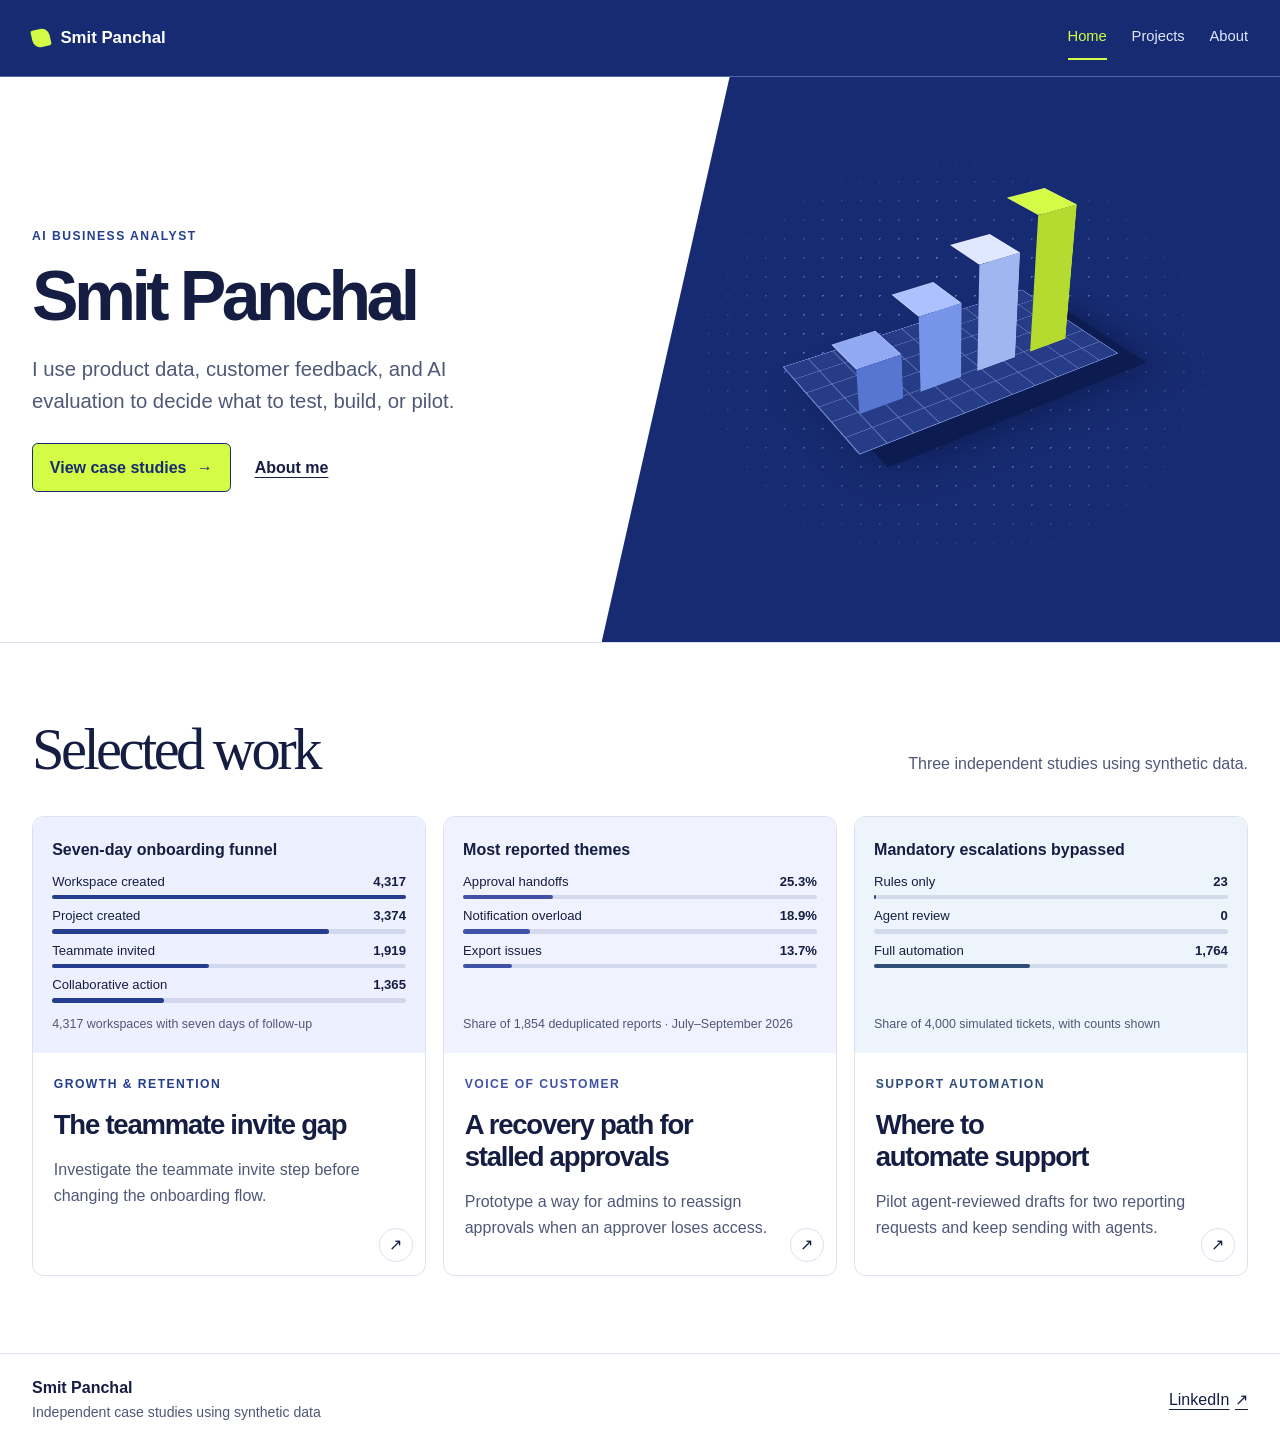
<file: index.html>
<!doctype html>
<html lang="en">
<head>
  <meta charset="utf-8">
  <meta name="viewport" content="width=device-width, initial-scale=1">
  <title>AI Business Analyst Portfolio | Smit Panchal</title>
  <meta name="description" content="Smit Panchal’s independent AI Business Analyst portfolio, with case studies on SaaS growth, customer feedback, and support automation.">
  <meta property="og:title" content="AI Business Analyst Portfolio | Smit Panchal">
  <meta property="og:description" content="Smit Panchal’s independent AI Business Analyst portfolio, with case studies on SaaS growth, customer feedback, and support automation.">
  <meta property="og:type" content="website">
  <meta property="og:site_name" content="Smit Panchal · AI Business Analyst">
  <link rel="canonical" href="https://itssmit1773-code.github.io/portfolio/">
  <meta property="og:url" content="https://itssmit1773-code.github.io/portfolio/">
  <meta name="twitter:card" content="summary">
  <meta name="theme-color" content="#172B72">
  <link rel="icon" href="assets/favicon.png" type="image/png">
  <link rel="stylesheet" href="assets/site.css">
  <script src="assets/profile.js" defer></script>
</head>
<body data-page="index">
  <a class="skip" href="#main">Skip to content</a>
  <header class="site-header">
    <div class="wrap header-inner">
      <a class="brand" href="index.html"><span class="brand-mark" aria-hidden="true"></span>Smit Panchal</a>
      <nav aria-label="Main navigation">
        <a href="index.html" aria-current="page">Home</a>
        <a href="projects.html">Projects</a>
        <a href="about.html">About</a>
      </nav>
    </div>
  </header>
  <main id="main" tabindex="-1">

    <section class="home-hero">
      <div class="wrap hero-grid">
        <div class="hero-copy">
          <p class="eyebrow">AI Business Analyst</p>
          <h1>Smit Panchal</h1>
          <p class="intro">I use product data, customer feedback, and AI evaluation to decide what to test, build, or pilot.</p>
          <div class="actions">
            <a class="button" href="#selected-work">View case studies <span class="link-arrow" aria-hidden="true">→</span></a>
            <a class="text-link" href="about.html">About me</a>
          </div>
        </div>
        <div class="hero-art" aria-hidden="true">
          <div class="art-grid"></div>
          <div class="scene">
            <div class="chart-plane">
              <div class="cube cube-one"><i></i><b></b><em></em></div>
              <div class="cube cube-two"><i></i><b></b><em></em></div>
              <div class="cube cube-three"><i></i><b></b><em></em></div>
              <div class="cube cube-four"><i></i><b></b><em></em></div>
            </div>
          </div>
        </div>
      </div>
    </section>
    <section class="wrap section" id="selected-work">
      <div class="section-title"><h2>Selected work</h2><p>Three independent studies using synthetic data.</p></div>
      <div class="work-list">
        <article class="work-card" data-reveal data-accent="0">
          <figure class="mini-chart"><figcaption>Seven-day onboarding funnel</figcaption><ul class="bar-list"><li><span class="bar-label"><span>Workspace created</span><strong>4,317</strong></span><span class="track" aria-hidden="true"><span class="fill" data-amount="100.00"></span></span></li><li><span class="bar-label"><span>Project created</span><strong>3,374</strong></span><span class="track" aria-hidden="true"><span class="fill" data-amount="78.16"></span></span></li><li><span class="bar-label"><span>Teammate invited</span><strong>1,919</strong></span><span class="track" aria-hidden="true"><span class="fill" data-amount="44.45"></span></span></li><li><span class="bar-label"><span>Collaborative action</span><strong>1,365</strong></span><span class="track" aria-hidden="true"><span class="fill" data-amount="31.62"></span></span></li></ul><p class="quiet">4,317 workspaces with seven days of follow-up</p></figure>
          <div class="work-copy">
            <p class="eyebrow">Growth & retention</p>
            <h3><a href="growth-retention.html">The teammate invite gap</a></h3>
            <p>Investigate the teammate invite step before changing the onboarding flow.</p>
            <span class="card-arrow" aria-hidden="true">↗</span>
          </div>
        </article>
        <article class="work-card" data-reveal data-accent="1">
          <figure class="mini-chart"><figcaption>Most reported themes</figcaption><ul class="bar-list"><li><span class="bar-label"><span>Approval handoffs</span><strong>25.3%</strong></span><span class="track" aria-hidden="true"><span class="fill" data-amount="25.30"></span></span></li><li><span class="bar-label"><span>Notification overload</span><strong>18.9%</strong></span><span class="track" aria-hidden="true"><span class="fill" data-amount="18.93"></span></span></li><li><span class="bar-label"><span>Export issues</span><strong>13.7%</strong></span><span class="track" aria-hidden="true"><span class="fill" data-amount="13.70"></span></span></li></ul><p class="quiet">Share of 1,854 deduplicated reports · July–September 2026</p></figure>
          <div class="work-copy">
            <p class="eyebrow">Voice of customer</p>
            <h3><a href="voice-of-customer.html">A recovery path for stalled approvals</a></h3>
            <p>Prototype a way for admins to reassign approvals when an approver loses access.</p>
            <span class="card-arrow" aria-hidden="true">↗</span>
          </div>
        </article>
        <article class="work-card" data-reveal data-accent="2">
          <figure class="mini-chart"><figcaption>Mandatory escalations bypassed</figcaption><ul class="bar-list"><li><span class="bar-label"><span>Rules only</span><strong>23</strong></span><span class="track" aria-hidden="true"><span class="fill" data-amount="0.57"></span></span></li><li><span class="bar-label"><span>Agent review</span><strong>0</strong></span><span class="track" aria-hidden="true"><span class="fill" data-amount="0.00"></span></span></li><li><span class="bar-label"><span>Full automation</span><strong>1,764</strong></span><span class="track" aria-hidden="true"><span class="fill" data-amount="44.10"></span></span></li></ul><p class="quiet">Share of 4,000 simulated tickets, with counts shown</p></figure>
          <div class="work-copy">
            <p class="eyebrow">Support automation</p>
            <h3><a href="support-automation.html">Where to automate support</a></h3>
            <p>Pilot agent-reviewed drafts for two reporting requests and keep sending with agents.</p>
            <span class="card-arrow" aria-hidden="true">↗</span>
          </div>
        </article>
      </div>
    </section>
  </main>
  <footer class="site-footer">
    <div class="wrap foot-inner">
      <p><strong>Smit Panchal</strong><span>Independent case studies using synthetic data</span></p>
      <a href="https://www.linkedin.com/in/smitpanchal17">LinkedIn <span aria-hidden="true">↗</span></a>
    </div>
  </footer>
</body>
</html>
</file>
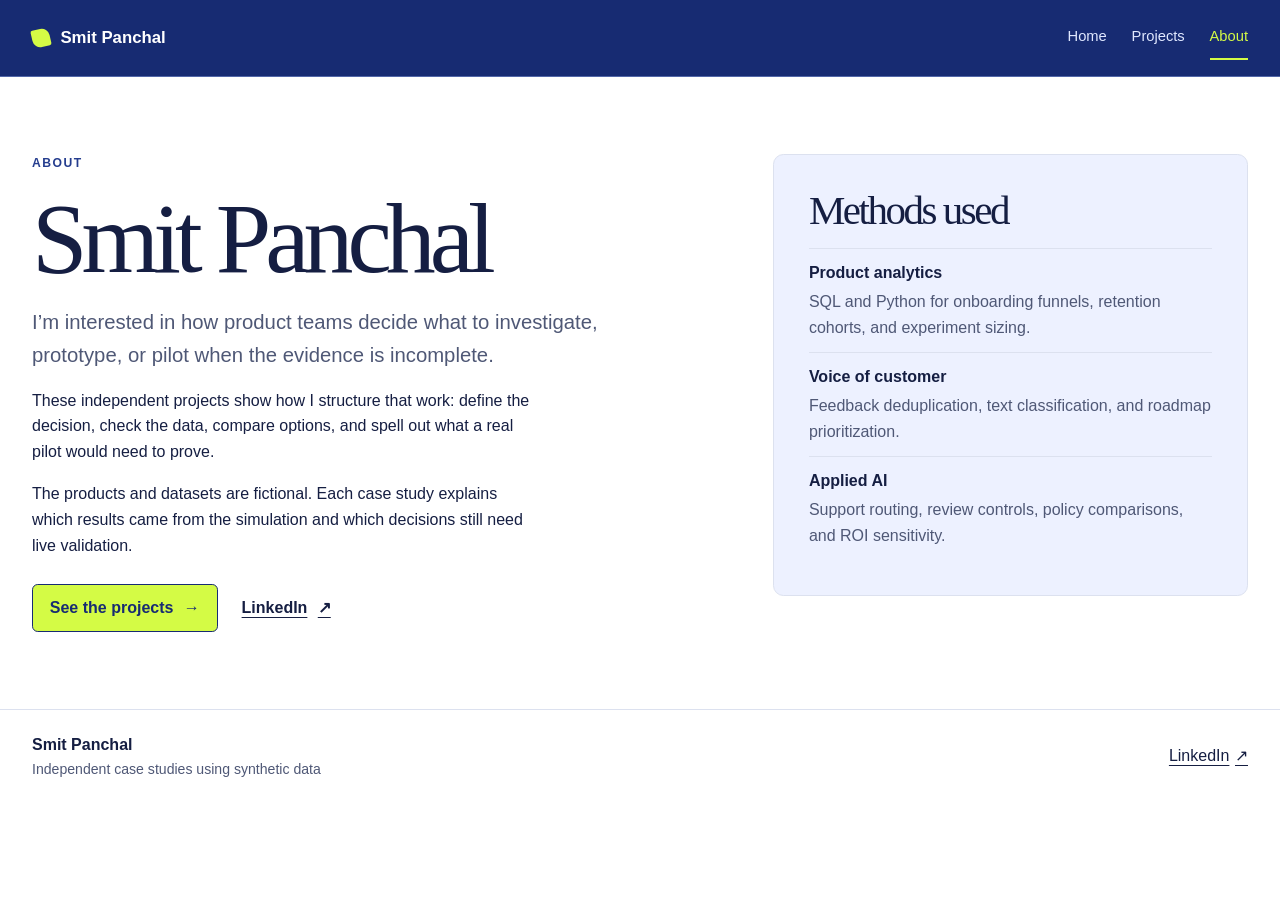
<file: about.html>
<!doctype html>
<html lang="en">
<head>
  <meta charset="utf-8">
  <meta name="viewport" content="width=device-width, initial-scale=1">
  <title>About | Smit Panchal</title>
  <meta name="description" content="Meet Smit Panchal and see how this AI Business Analyst portfolio approaches product analytics, customer feedback, and applied AI.">
  <meta property="og:title" content="About | Smit Panchal">
  <meta property="og:description" content="Meet Smit Panchal and see how this AI Business Analyst portfolio approaches product analytics, customer feedback, and applied AI.">
  <meta property="og:type" content="website">
  <meta property="og:site_name" content="Smit Panchal · AI Business Analyst">
  <link rel="canonical" href="https://itssmit1773-code.github.io/portfolio/about.html">
  <meta property="og:url" content="https://itssmit1773-code.github.io/portfolio/about.html">
  <meta name="twitter:card" content="summary">
  <meta name="theme-color" content="#172B72">
  <link rel="icon" href="assets/favicon.png" type="image/png">
  <link rel="stylesheet" href="assets/site.css">
  <script src="assets/profile.js" defer></script>
</head>
<body data-page="about">
  <a class="skip" href="#main">Skip to content</a>
  <header class="site-header">
    <div class="wrap header-inner">
      <a class="brand" href="index.html"><span class="brand-mark" aria-hidden="true"></span>Smit Panchal</a>
      <nav aria-label="Main navigation">
        <a href="index.html">Home</a>
        <a href="projects.html">Projects</a>
        <a href="about.html" aria-current="page">About</a>
      </nav>
    </div>
  </header>
  <main id="main" tabindex="-1">

    <section class="wrap section about-grid">
      <div class="about-copy">
        <p class="eyebrow">About</p>
        <h1>Smit Panchal</h1>
        <p class="intro">I’m interested in how product teams decide what to investigate, prototype, or pilot when the evidence is incomplete.</p>
        <p>These independent projects show how I structure that work: define the decision, check the data, compare options, and spell out what a real pilot would need to prove.</p>
        <p>The products and datasets are fictional. Each case study explains which results came from the simulation and which decisions still need live validation.</p>
        <div class="actions"><a class="button" href="projects.html">See the projects <span class="link-arrow" aria-hidden="true">→</span></a> <a href="https://www.linkedin.com/in/smitpanchal17">LinkedIn <span aria-hidden="true">↗</span></a></div>
      </div>
      <section class="about-methods" aria-labelledby="methods">
        <h2 id="methods">Methods used</h2>
        <dl>
          <div><dt>Product analytics</dt><dd>SQL and Python for onboarding funnels, retention cohorts, and experiment sizing.</dd></div>
          <div><dt>Voice of customer</dt><dd>Feedback deduplication, text classification, and roadmap prioritization.</dd></div>
          <div><dt>Applied AI</dt><dd>Support routing, review controls, policy comparisons, and ROI sensitivity.</dd></div>
        </dl>
      </section>
    </section>
  </main>
  <footer class="site-footer">
    <div class="wrap foot-inner">
      <p><strong>Smit Panchal</strong><span>Independent case studies using synthetic data</span></p>
      <a href="https://www.linkedin.com/in/smitpanchal17">LinkedIn <span aria-hidden="true">↗</span></a>
    </div>
  </footer>
</body>
</html>
</file>
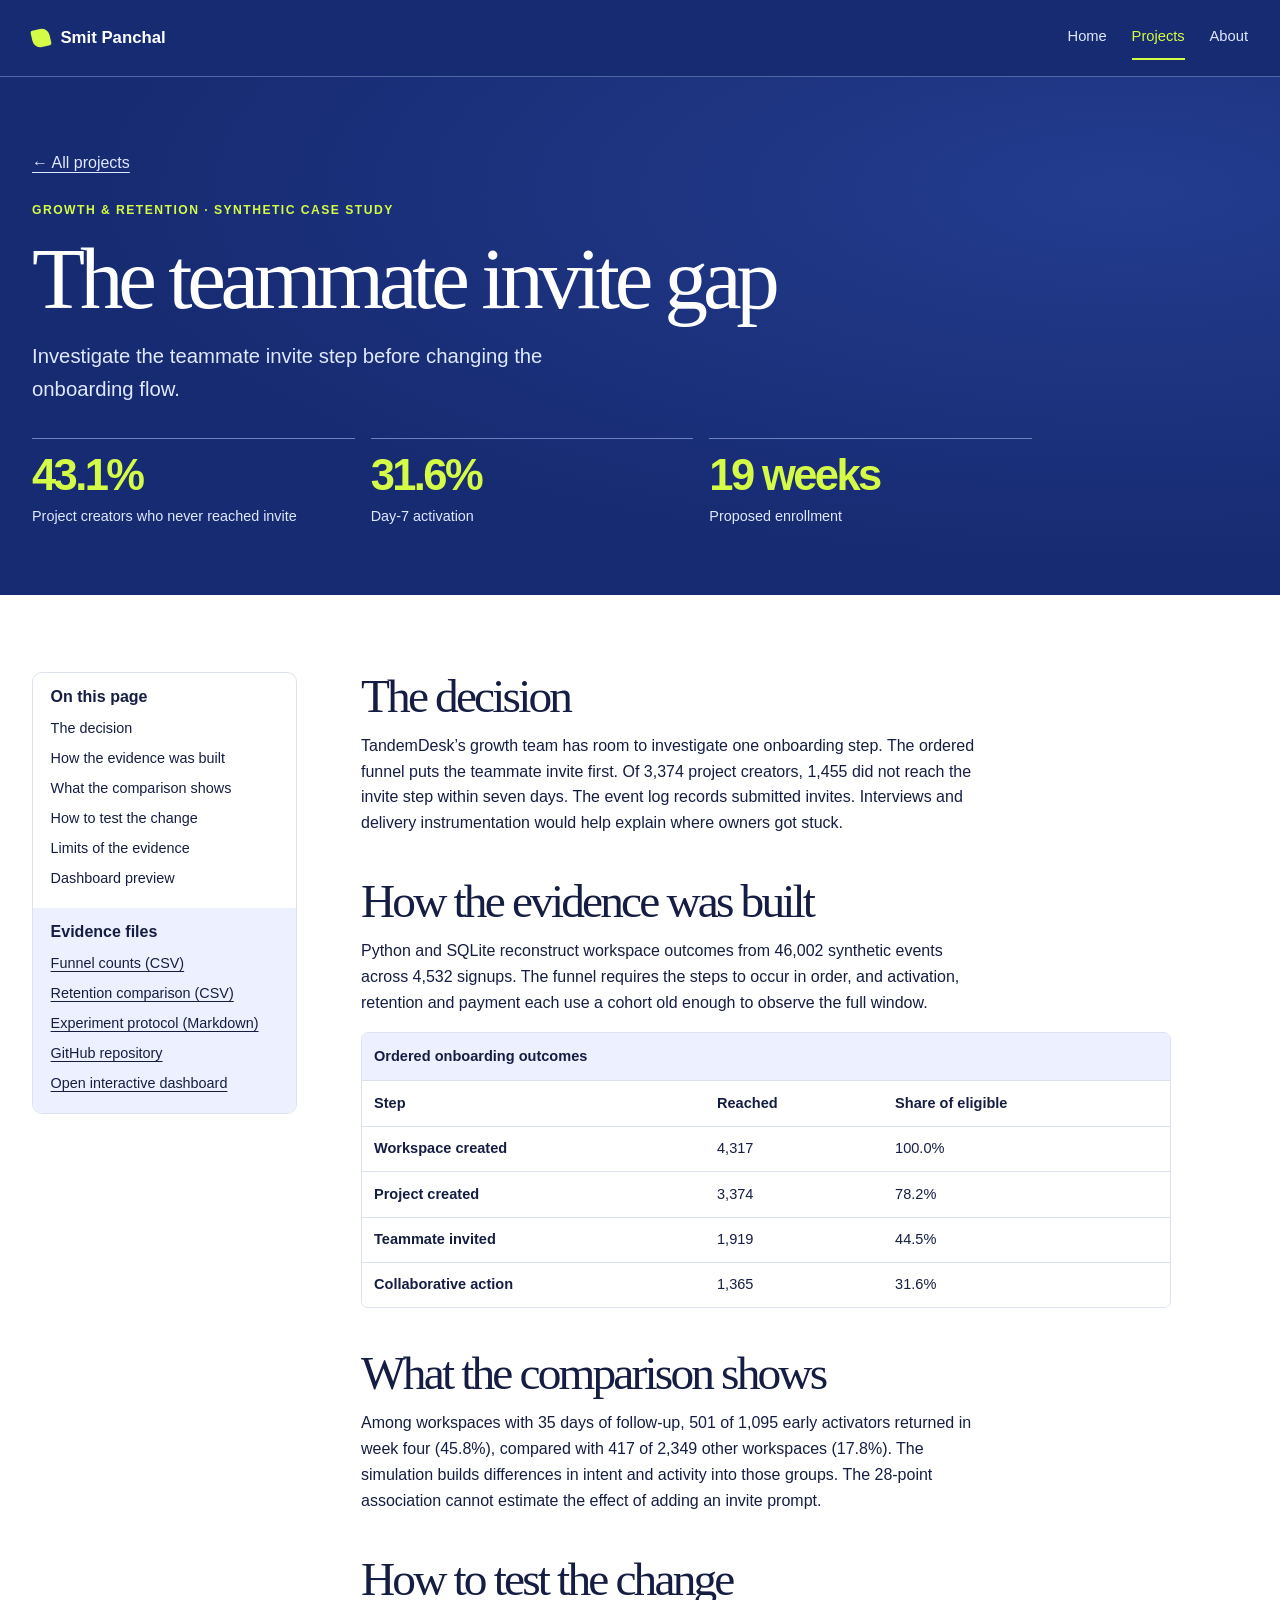
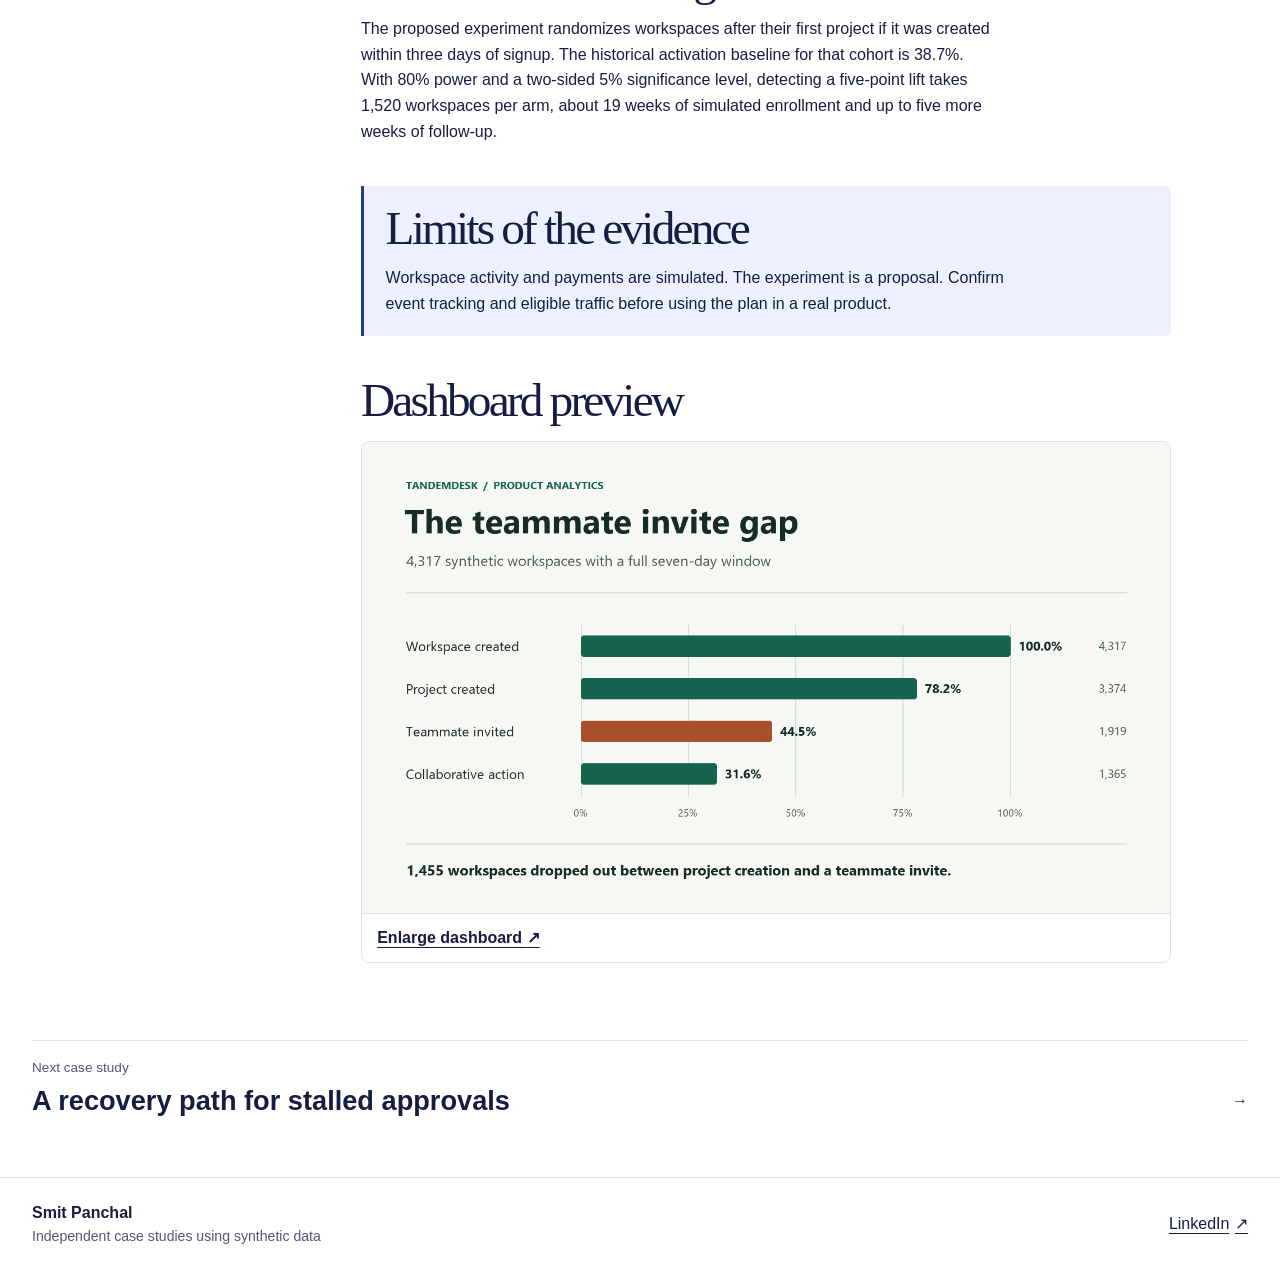
<file: growth-retention.html>
<!doctype html>
<html lang="en">
<head>
  <meta charset="utf-8">
  <meta name="viewport" content="width=device-width, initial-scale=1">
  <title>The teammate invite gap | Smit Panchal</title>
  <meta name="description" content="Trace seven-day onboarding, compare later workspace retention, and size a proposed teammate invite experiment.">
  <meta property="og:title" content="The teammate invite gap | Smit Panchal">
  <meta property="og:description" content="Trace seven-day onboarding, compare later workspace retention, and size a proposed teammate invite experiment.">
  <meta property="og:type" content="article">
  <meta property="og:site_name" content="Smit Panchal · AI Business Analyst">
  <link rel="canonical" href="https://itssmit1773-code.github.io/portfolio/growth-retention.html">
  <meta property="og:url" content="https://itssmit1773-code.github.io/portfolio/growth-retention.html">
  <meta property="og:image" content="https://itssmit1773-code.github.io/portfolio/assets/growth-dashboard.png">
  <meta property="og:image:alt" content="Dashboard screenshot showing synthetic case study data">
  <meta name="twitter:card" content="summary_large_image">
  <meta name="theme-color" content="#172B72">
  <link rel="icon" href="assets/favicon.png" type="image/png">
  <link rel="stylesheet" href="assets/site.css">
  <script src="assets/profile.js" defer></script>
</head>
<body data-page="growth-retention">
  <a class="skip" href="#main">Skip to content</a>
  <header class="site-header">
    <div class="wrap header-inner">
      <a class="brand" href="index.html"><span class="brand-mark" aria-hidden="true"></span>Smit Panchal</a>
      <nav aria-label="Main navigation">
        <a href="index.html">Home</a>
        <a href="projects.html" aria-current="location">Projects</a>
        <a href="about.html">About</a>
      </nav>
    </div>
  </header>
  <main id="main" tabindex="-1">

    <section class="case-top dark" data-accent="0">
      <div class="wrap case-hero">
        <a class="crumb" href="projects.html">← All projects</a>
        <p class="eyebrow">Growth & retention · Synthetic case study</p>
        <h1>The teammate invite gap</h1>
        <p class="intro">Investigate the teammate invite step before changing the onboarding flow.</p>
        <dl class="facts"><div><dt>Project creators who never reached invite</dt><dd>43.1%</dd></div><div><dt>Day-7 activation</dt><dd>31.6%</dd></div><div><dt>Proposed enrollment</dt><dd>19 weeks</dd></div></dl>
      </div>
    </section>
    <div class="wrap section case-grid" data-accent="0">
      <aside class="side" aria-label="Case study navigation and evidence">
        <nav class="case-nav" aria-label="In this case study">
          <h2>On this page</h2>
          <ul>
            <li><a href="#decision">The decision</a></li>
            <li><a href="#evidence">How the evidence was built</a></li>
            <li><a href="#retention">What the comparison shows</a></li>
            <li><a href="#experiment">How to test the change</a></li>
            <li><a href="#limits">Limits of the evidence</a></li>
            <li><a href="#dashboard">Dashboard preview</a></li>
          </ul>
        </nav>
        <section class="evidence" aria-labelledby="evidence-files">
          <h2 id="evidence-files">Evidence files</h2>
          <ul>
            <li><a href="assets/onboarding-funnel.csv" download>Funnel counts (CSV)</a></li>
            <li><a href="assets/retention-by-activation.csv" download>Retention comparison (CSV)</a></li>
            <li><a href="assets/experiment-protocol.md" download>Experiment protocol (Markdown)</a></li>
            <li><a href="https://github.com/itssmit1773-code/product-growth-retention">GitHub repository</a></li>
            <li><a href="https://stn7u3hopbwfaxrcwduksm.streamlit.app/">Open interactive dashboard</a></li>
          </ul>
        </section>
      </aside>
      <article class="case-article">
        <section id="decision">
          <h2>The decision</h2>
          <p>TandemDesk’s growth team has room to investigate one onboarding step. The ordered funnel puts the teammate invite first. Of 3,374 project creators, 1,455 did not reach the invite step within seven days. The event log records submitted invites. Interviews and delivery instrumentation would help explain where owners got stuck.</p>
        </section>
        <section id="evidence">
          <h2>How the evidence was built</h2>
          <p>Python and SQLite reconstruct workspace outcomes from 46,002 synthetic events across 4,532 signups. The funnel requires the steps to occur in order, and activation, retention and payment each use a cohort old enough to observe the full window.</p>
          <div class="table-wrap" tabindex="0" role="region" aria-label="Ordered onboarding outcomes"><table><caption>Ordered onboarding outcomes</caption><thead><tr><th scope="col">Step</th><th scope="col">Reached</th><th scope="col">Share of eligible</th></tr></thead><tbody><tr><th scope="row">Workspace created</th><td>4,317</td><td>100.0%</td></tr><tr><th scope="row">Project created</th><td>3,374</td><td>78.2%</td></tr><tr><th scope="row">Teammate invited</th><td>1,919</td><td>44.5%</td></tr><tr><th scope="row">Collaborative action</th><td>1,365</td><td>31.6%</td></tr></tbody></table></div>
        </section>
        <section id="retention">
          <h2>What the comparison shows</h2>
          <p>Among workspaces with 35 days of follow-up, 501 of 1,095 early activators returned in week four (45.8%), compared with 417 of 2,349 other workspaces (17.8%). The simulation builds differences in intent and activity into those groups. The 28-point association cannot estimate the effect of adding an invite prompt.</p>
        </section>
        <section id="experiment">
          <h2>How to test the change</h2>
          <p>The proposed experiment randomizes workspaces after their first project if it was created within three days of signup. The historical activation baseline for that cohort is 38.7%. With 80% power and a two-sided 5% significance level, detecting a five-point lift takes 1,520 workspaces per arm, about 19 weeks of simulated enrollment and up to five more weeks of follow-up.</p>
        </section>
        <section id="limits" class="notice">
          <h2>Limits of the evidence</h2>
          <p>Workspace activity and payments are simulated. The experiment is a proposal. Confirm event tracking and eligible traffic before using the plan in a real product.</p>
        </section>
        <section id="dashboard">
          <h2>Dashboard preview</h2>
          <figure class="screenshot">
            <a class="dashboard-preview" href="assets/growth-dashboard.png" data-preview>
              <img src="assets/growth-dashboard.png" width="1440" height="840" alt="TandemDesk dashboard showing the seven-day onboarding funnel and the teammate invite drop-off." loading="lazy" decoding="async">
              <span>Enlarge dashboard <span aria-hidden="true">↗</span></span>
            </a>
          </figure>
        </section>
      </article>
    </div>
    <nav class="wrap next-project" aria-label="Next case study">
      <a href="voice-of-customer.html"><span>Next case study</span><strong>A recovery path for stalled approvals</strong><span class="link-arrow" aria-hidden="true">→</span></a>
    </nav>
    <dialog class="preview-dialog" aria-labelledby="preview-title">
      <div class="dialog-bar">
        <h2 id="preview-title">Dashboard preview</h2>
        <a class="full-image">Open image file</a>
        <form method="dialog"><button type="submit" autofocus>Close <span aria-hidden="true">×</span></button></form>
      </div>
      <div class="dialog-image"></div>
    </dialog>
  </main>
  <footer class="site-footer">
    <div class="wrap foot-inner">
      <p><strong>Smit Panchal</strong><span>Independent case studies using synthetic data</span></p>
      <a href="https://www.linkedin.com/in/smitpanchal17">LinkedIn <span aria-hidden="true">↗</span></a>
    </div>
  </footer>
</body>
</html>
</file>
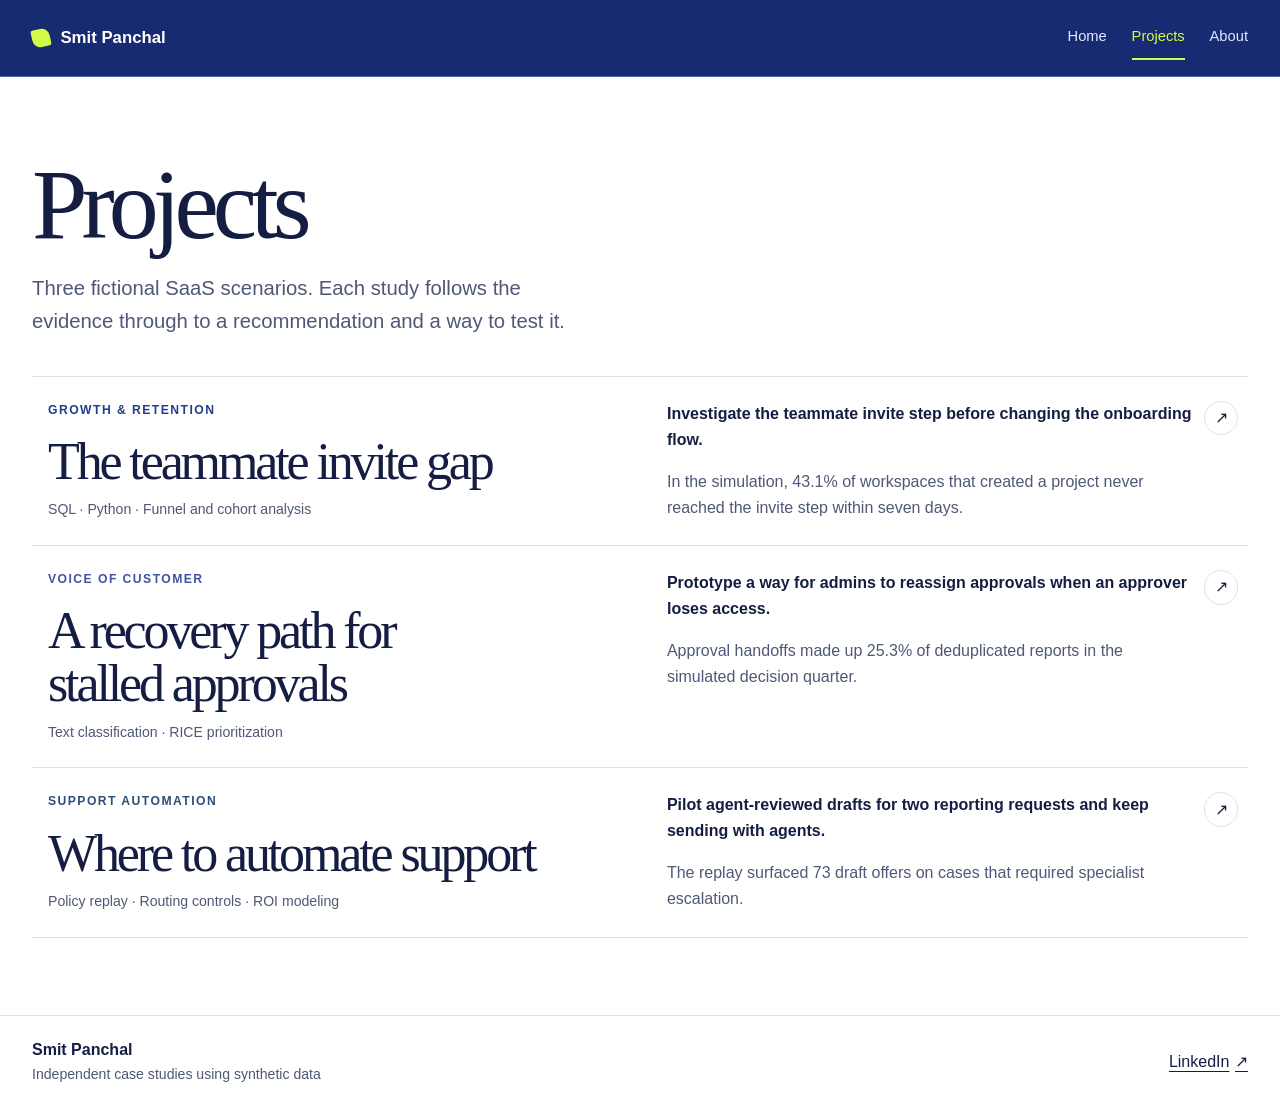
<file: projects.html>
<!doctype html>
<html lang="en">
<head>
  <meta charset="utf-8">
  <meta name="viewport" content="width=device-width, initial-scale=1">
  <title>Projects | Smit Panchal</title>
  <meta name="description" content="Explore three independent case studies on onboarding analytics, feedback prioritization, and support automation.">
  <meta property="og:title" content="Projects | Smit Panchal">
  <meta property="og:description" content="Explore three independent case studies on onboarding analytics, feedback prioritization, and support automation.">
  <meta property="og:type" content="website">
  <meta property="og:site_name" content="Smit Panchal · AI Business Analyst">
  <link rel="canonical" href="https://itssmit1773-code.github.io/portfolio/projects.html">
  <meta property="og:url" content="https://itssmit1773-code.github.io/portfolio/projects.html">
  <meta name="twitter:card" content="summary">
  <meta name="theme-color" content="#172B72">
  <link rel="icon" href="assets/favicon.png" type="image/png">
  <link rel="stylesheet" href="assets/site.css">
  <script src="assets/profile.js" defer></script>
</head>
<body data-page="projects">
  <a class="skip" href="#main">Skip to content</a>
  <header class="site-header">
    <div class="wrap header-inner">
      <a class="brand" href="index.html"><span class="brand-mark" aria-hidden="true"></span>Smit Panchal</a>
      <nav aria-label="Main navigation">
        <a href="index.html">Home</a>
        <a href="projects.html" aria-current="page">Projects</a>
        <a href="about.html">About</a>
      </nav>
    </div>
  </header>
  <main id="main" tabindex="-1">

    <section class="wrap section project-index">
      <h1>Projects</h1>
      <p class="intro">Three fictional SaaS scenarios. Each study follows the evidence through to a recommendation and a way to test it.</p>
      <div class="project-list">
        <article class="project-row" data-reveal data-accent="0">
          <div class="project-info">
            <p class="eyebrow">Growth & retention</p>
            <h2><a href="growth-retention.html">The teammate invite gap</a></h2>
            <p class="method">SQL · Python · Funnel and cohort analysis</p>
          </div>
          <div class="project-result"><p><strong>Investigate the teammate invite step before changing the onboarding flow.</strong></p><p>In the simulation, 43.1% of workspaces that created a project never reached the invite step within seven days.</p></div>
          <span class="card-arrow" aria-hidden="true">↗</span>
        </article>
        <article class="project-row" data-reveal data-accent="1">
          <div class="project-info">
            <p class="eyebrow">Voice of customer</p>
            <h2><a href="voice-of-customer.html">A recovery path for stalled approvals</a></h2>
            <p class="method">Text classification · RICE prioritization</p>
          </div>
          <div class="project-result"><p><strong>Prototype a way for admins to reassign approvals when an approver loses access.</strong></p><p>Approval handoffs made up 25.3% of deduplicated reports in the simulated decision quarter.</p></div>
          <span class="card-arrow" aria-hidden="true">↗</span>
        </article>
        <article class="project-row" data-reveal data-accent="2">
          <div class="project-info">
            <p class="eyebrow">Support automation</p>
            <h2><a href="support-automation.html">Where to automate support</a></h2>
            <p class="method">Policy replay · Routing controls · ROI modeling</p>
          </div>
          <div class="project-result"><p><strong>Pilot agent-reviewed drafts for two reporting requests and keep sending with agents.</strong></p><p>The replay surfaced 73 draft offers on cases that required specialist escalation.</p></div>
          <span class="card-arrow" aria-hidden="true">↗</span>
        </article>
      </div>
    </section>
  </main>
  <footer class="site-footer">
    <div class="wrap foot-inner">
      <p><strong>Smit Panchal</strong><span>Independent case studies using synthetic data</span></p>
      <a href="https://www.linkedin.com/in/smitpanchal17">LinkedIn <span aria-hidden="true">↗</span></a>
    </div>
  </footer>
</body>
</html>
</file>
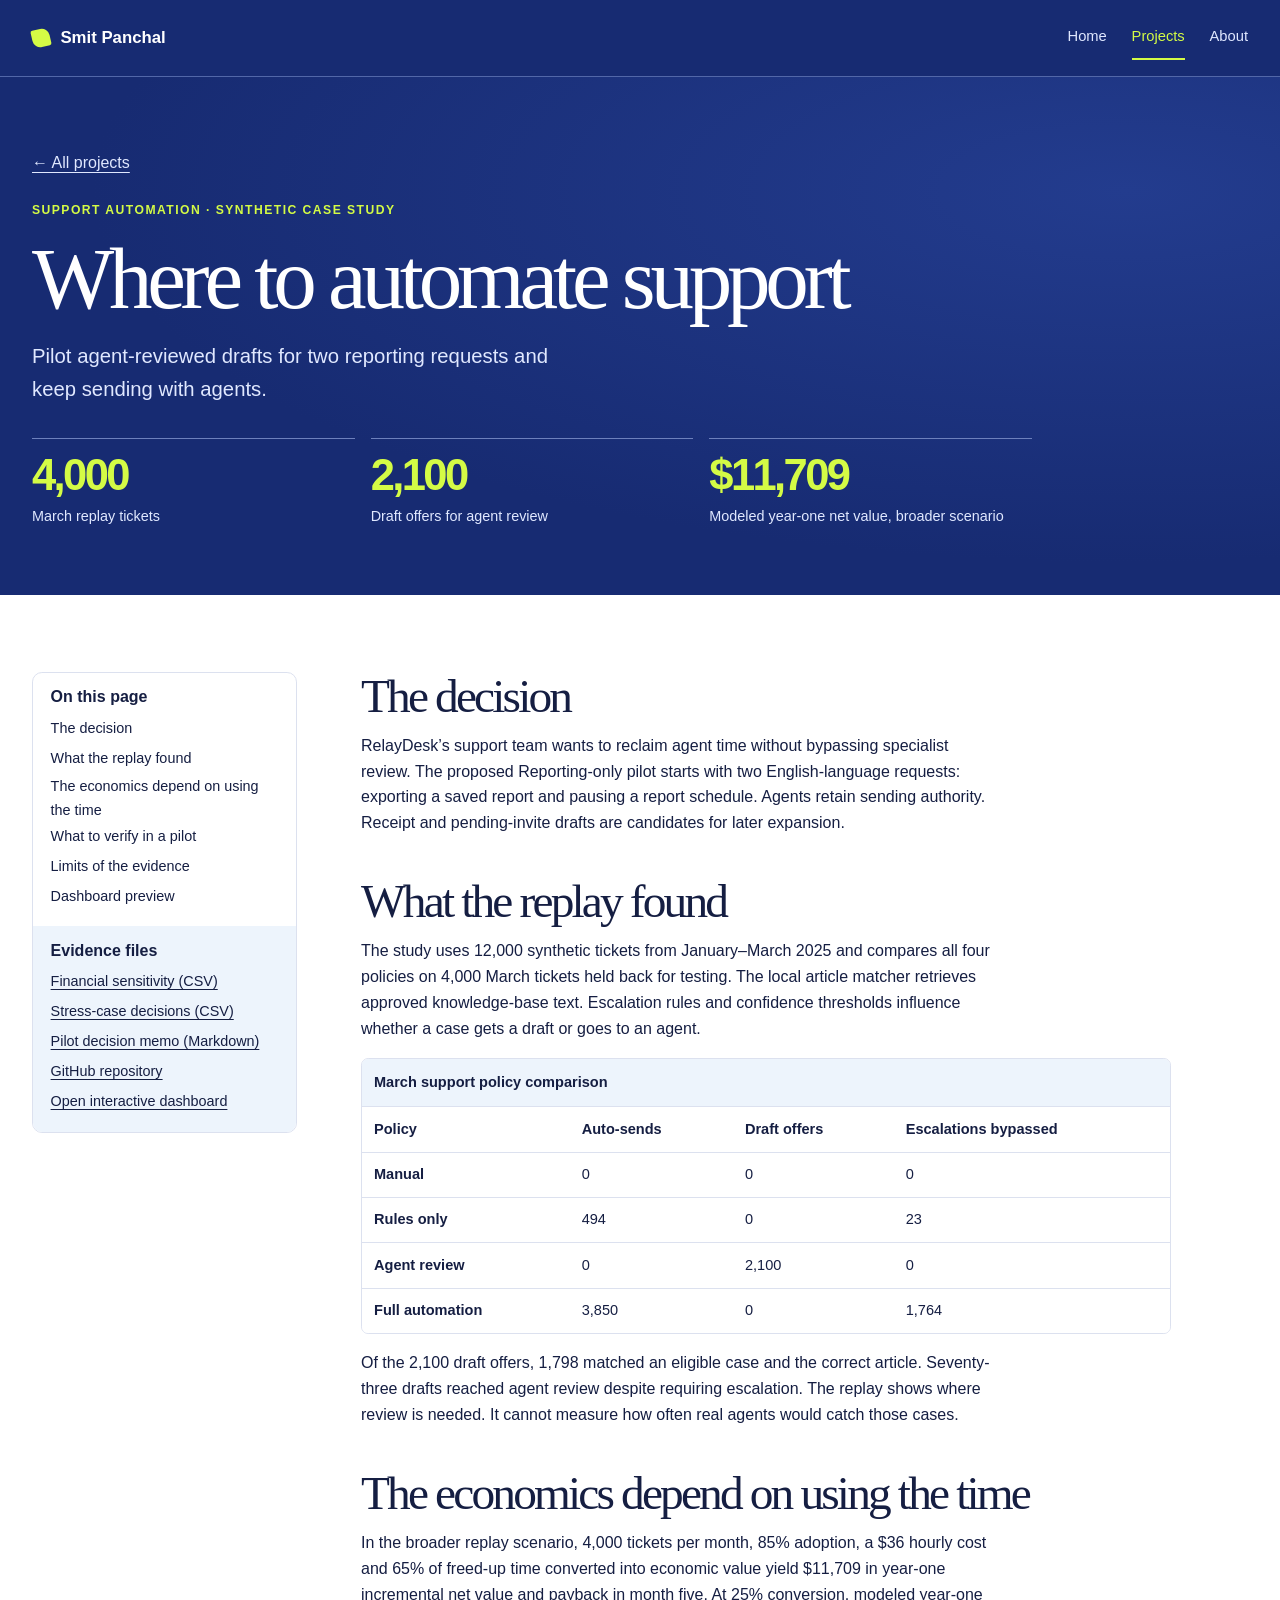
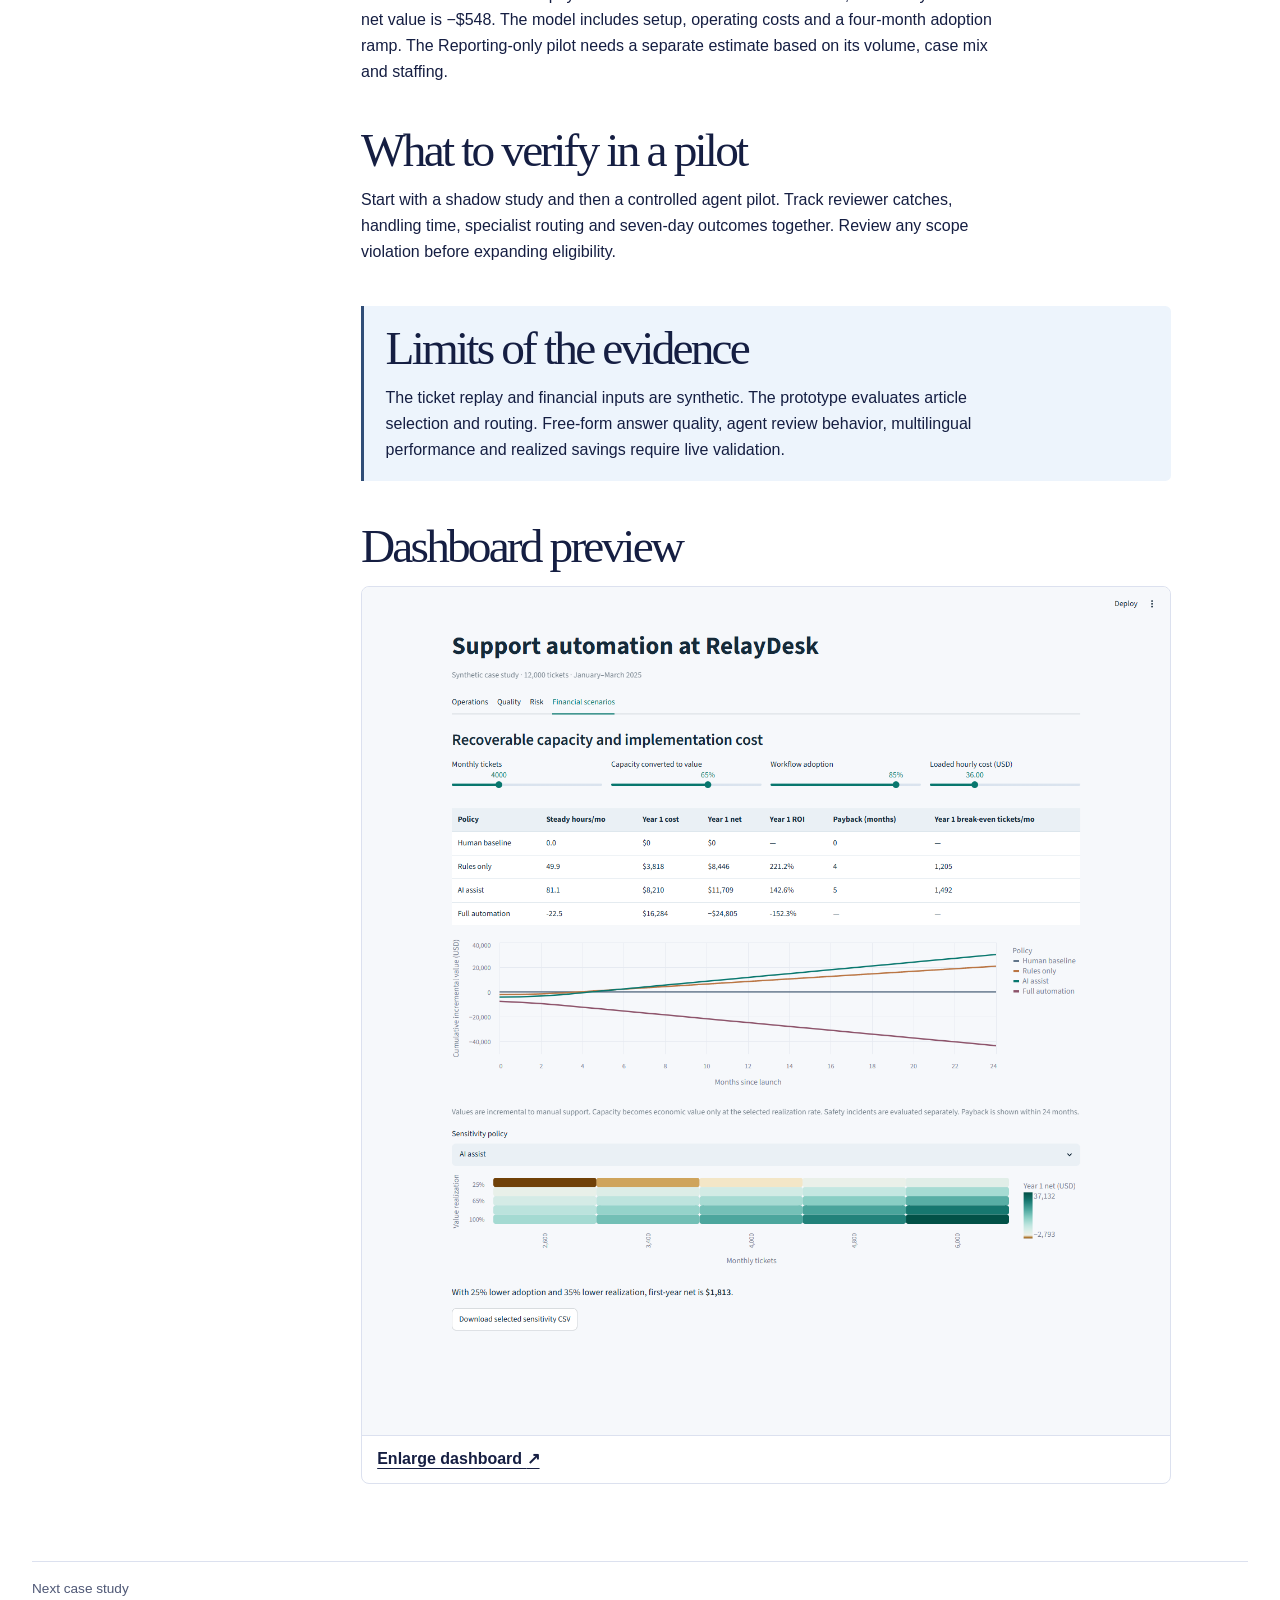
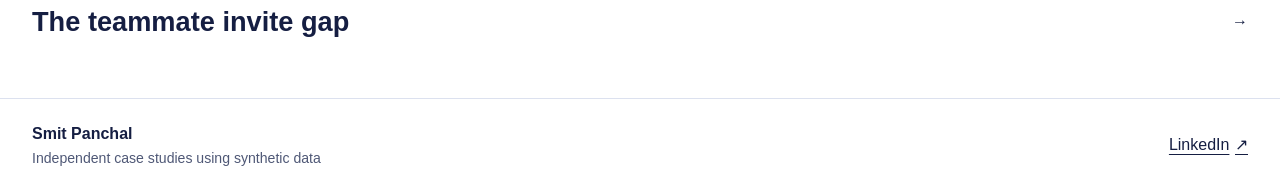
<file: support-automation.html>
<!doctype html>
<html lang="en">
<head>
  <meta charset="utf-8">
  <meta name="viewport" content="width=device-width, initial-scale=1">
  <title>Where to automate support | Smit Panchal</title>
  <meta name="description" content="Compare four support workflows, inspect escalation failures, and model the economics of agent-reviewed drafts.">
  <meta property="og:title" content="Where to automate support | Smit Panchal">
  <meta property="og:description" content="Compare four support workflows, inspect escalation failures, and model the economics of agent-reviewed drafts.">
  <meta property="og:type" content="article">
  <meta property="og:site_name" content="Smit Panchal · AI Business Analyst">
  <link rel="canonical" href="https://itssmit1773-code.github.io/portfolio/support-automation.html">
  <meta property="og:url" content="https://itssmit1773-code.github.io/portfolio/support-automation.html">
  <meta property="og:image" content="https://itssmit1773-code.github.io/portfolio/assets/support-dashboard.png">
  <meta property="og:image:alt" content="Dashboard screenshot showing synthetic case study data">
  <meta name="twitter:card" content="summary_large_image">
  <meta name="theme-color" content="#172B72">
  <link rel="icon" href="assets/favicon.png" type="image/png">
  <link rel="stylesheet" href="assets/site.css">
  <script src="assets/profile.js" defer></script>
</head>
<body data-page="support-automation">
  <a class="skip" href="#main">Skip to content</a>
  <header class="site-header">
    <div class="wrap header-inner">
      <a class="brand" href="index.html"><span class="brand-mark" aria-hidden="true"></span>Smit Panchal</a>
      <nav aria-label="Main navigation">
        <a href="index.html">Home</a>
        <a href="projects.html" aria-current="location">Projects</a>
        <a href="about.html">About</a>
      </nav>
    </div>
  </header>
  <main id="main" tabindex="-1">

    <section class="case-top dark" data-accent="2">
      <div class="wrap case-hero">
        <a class="crumb" href="projects.html">← All projects</a>
        <p class="eyebrow">Support automation · Synthetic case study</p>
        <h1>Where to automate support</h1>
        <p class="intro">Pilot agent-reviewed drafts for two reporting requests and keep sending with agents.</p>
        <dl class="facts"><div><dt>March replay tickets</dt><dd>4,000</dd></div><div><dt>Draft offers for agent review</dt><dd>2,100</dd></div><div><dt>Modeled year-one net value, broader scenario</dt><dd>$11,709</dd></div></dl>
      </div>
    </section>
    <div class="wrap section case-grid" data-accent="2">
      <aside class="side" aria-label="Case study navigation and evidence">
        <nav class="case-nav" aria-label="In this case study">
          <h2>On this page</h2>
          <ul>
            <li><a href="#decision">The decision</a></li>
            <li><a href="#evidence">What the replay found</a></li>
            <li><a href="#economics">The economics depend on using the time</a></li>
            <li><a href="#pilot">What to verify in a pilot</a></li>
            <li><a href="#limits">Limits of the evidence</a></li>
            <li><a href="#dashboard">Dashboard preview</a></li>
          </ul>
        </nav>
        <section class="evidence" aria-labelledby="evidence-files">
          <h2 id="evidence-files">Evidence files</h2>
          <ul>
            <li><a href="assets/support-financial-sensitivity.csv" download>Financial sensitivity (CSV)</a></li>
            <li><a href="assets/support-challenge-decisions.csv" download>Stress-case decisions (CSV)</a></li>
            <li><a href="assets/support-decision-memo.md" download>Pilot decision memo (Markdown)</a></li>
            <li><a href="https://github.com/itssmit1773-code/genai-support-automation">GitHub repository</a></li>
            <li><a href="https://a8xrb8vcshwhvz3ekjqkmt.streamlit.app/">Open interactive dashboard</a></li>
          </ul>
        </section>
      </aside>
      <article class="case-article">
        <section id="decision">
          <h2>The decision</h2>
          <p>RelayDesk’s support team wants to reclaim agent time without bypassing specialist review. The proposed Reporting-only pilot starts with two English-language requests: exporting a saved report and pausing a report schedule. Agents retain sending authority. Receipt and pending-invite drafts are candidates for later expansion.</p>
        </section>
        <section id="evidence">
          <h2>What the replay found</h2>
          <p>The study uses 12,000 synthetic tickets from January–March 2025 and compares all four policies on 4,000 March tickets held back for testing. The local article matcher retrieves approved knowledge-base text. Escalation rules and confidence thresholds influence whether a case gets a draft or goes to an agent.</p>
          <div class="table-wrap" tabindex="0" role="region" aria-label="March support policy comparison"><table><caption>March support policy comparison</caption><thead><tr><th scope="col">Policy</th><th scope="col">Auto-sends</th><th scope="col">Draft offers</th><th scope="col">Escalations bypassed</th></tr></thead><tbody><tr><th scope="row">Manual</th><td>0</td><td>0</td><td>0</td></tr><tr><th scope="row">Rules only</th><td>494</td><td>0</td><td>23</td></tr><tr><th scope="row">Agent review</th><td>0</td><td>2,100</td><td>0</td></tr><tr><th scope="row">Full automation</th><td>3,850</td><td>0</td><td>1,764</td></tr></tbody></table></div>
          <p>Of the 2,100 draft offers, 1,798 matched an eligible case and the correct article. Seventy-three drafts reached agent review despite requiring escalation. The replay shows where review is needed. It cannot measure how often real agents would catch those cases.</p>
        </section>
        <section id="economics">
          <h2>The economics depend on using the time</h2>
          <p>In the broader replay scenario, 4,000 tickets per month, 85% adoption, a $36 hourly cost and 65% of freed-up time converted into economic value yield $11,709 in year-one incremental net value and payback in month five. At 25% conversion, modeled year-one net value is −$548. The model includes setup, operating costs and a four-month adoption ramp. The Reporting-only pilot needs a separate estimate based on its volume, case mix and staffing.</p>
        </section>
        <section id="pilot">
          <h2>What to verify in a pilot</h2>
          <p>Start with a shadow study and then a controlled agent pilot. Track reviewer catches, handling time, specialist routing and seven-day outcomes together. Review any scope violation before expanding eligibility.</p>
        </section>
        <section id="limits" class="notice">
          <h2>Limits of the evidence</h2>
          <p>The ticket replay and financial inputs are synthetic. The prototype evaluates article selection and routing. Free-form answer quality, agent review behavior, multilingual performance and realized savings require live validation.</p>
        </section>
        <section id="dashboard">
          <h2>Dashboard preview</h2>
          <figure class="screenshot">
            <a class="dashboard-preview" href="assets/support-dashboard.png" data-preview>
              <img src="assets/support-dashboard.png" width="1440" height="1510" alt="RelayDesk dashboard showing modeled financial scenarios for different support policies." loading="lazy" decoding="async">
              <span>Enlarge dashboard <span aria-hidden="true">↗</span></span>
            </a>
          </figure>
        </section>
      </article>
    </div>
    <nav class="wrap next-project" aria-label="Next case study">
      <a href="growth-retention.html"><span>Next case study</span><strong>The teammate invite gap</strong><span class="link-arrow" aria-hidden="true">→</span></a>
    </nav>
    <dialog class="preview-dialog" aria-labelledby="preview-title">
      <div class="dialog-bar">
        <h2 id="preview-title">Dashboard preview</h2>
        <a class="full-image">Open image file</a>
        <form method="dialog"><button type="submit" autofocus>Close <span aria-hidden="true">×</span></button></form>
      </div>
      <div class="dialog-image"></div>
    </dialog>
  </main>
  <footer class="site-footer">
    <div class="wrap foot-inner">
      <p><strong>Smit Panchal</strong><span>Independent case studies using synthetic data</span></p>
      <a href="https://www.linkedin.com/in/smitpanchal17">LinkedIn <span aria-hidden="true">↗</span></a>
    </div>
  </footer>
</body>
</html>
</file>
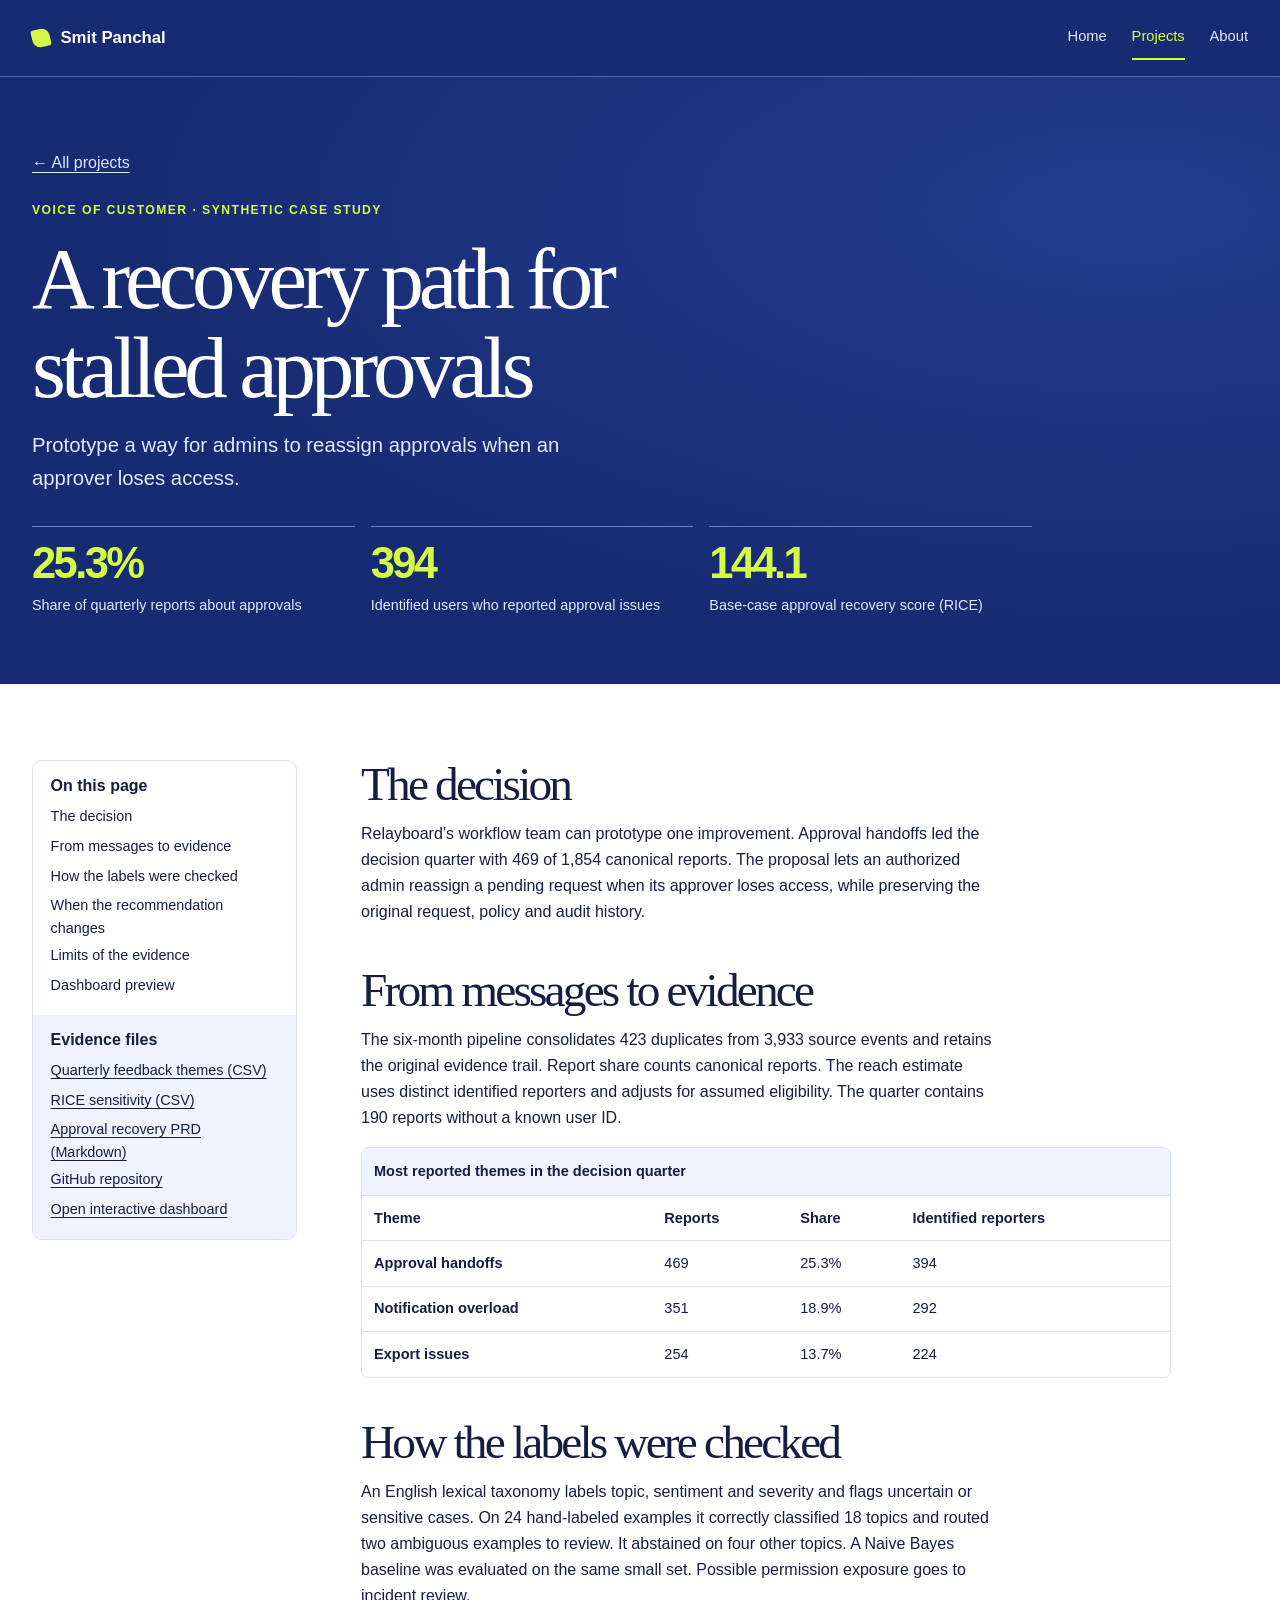
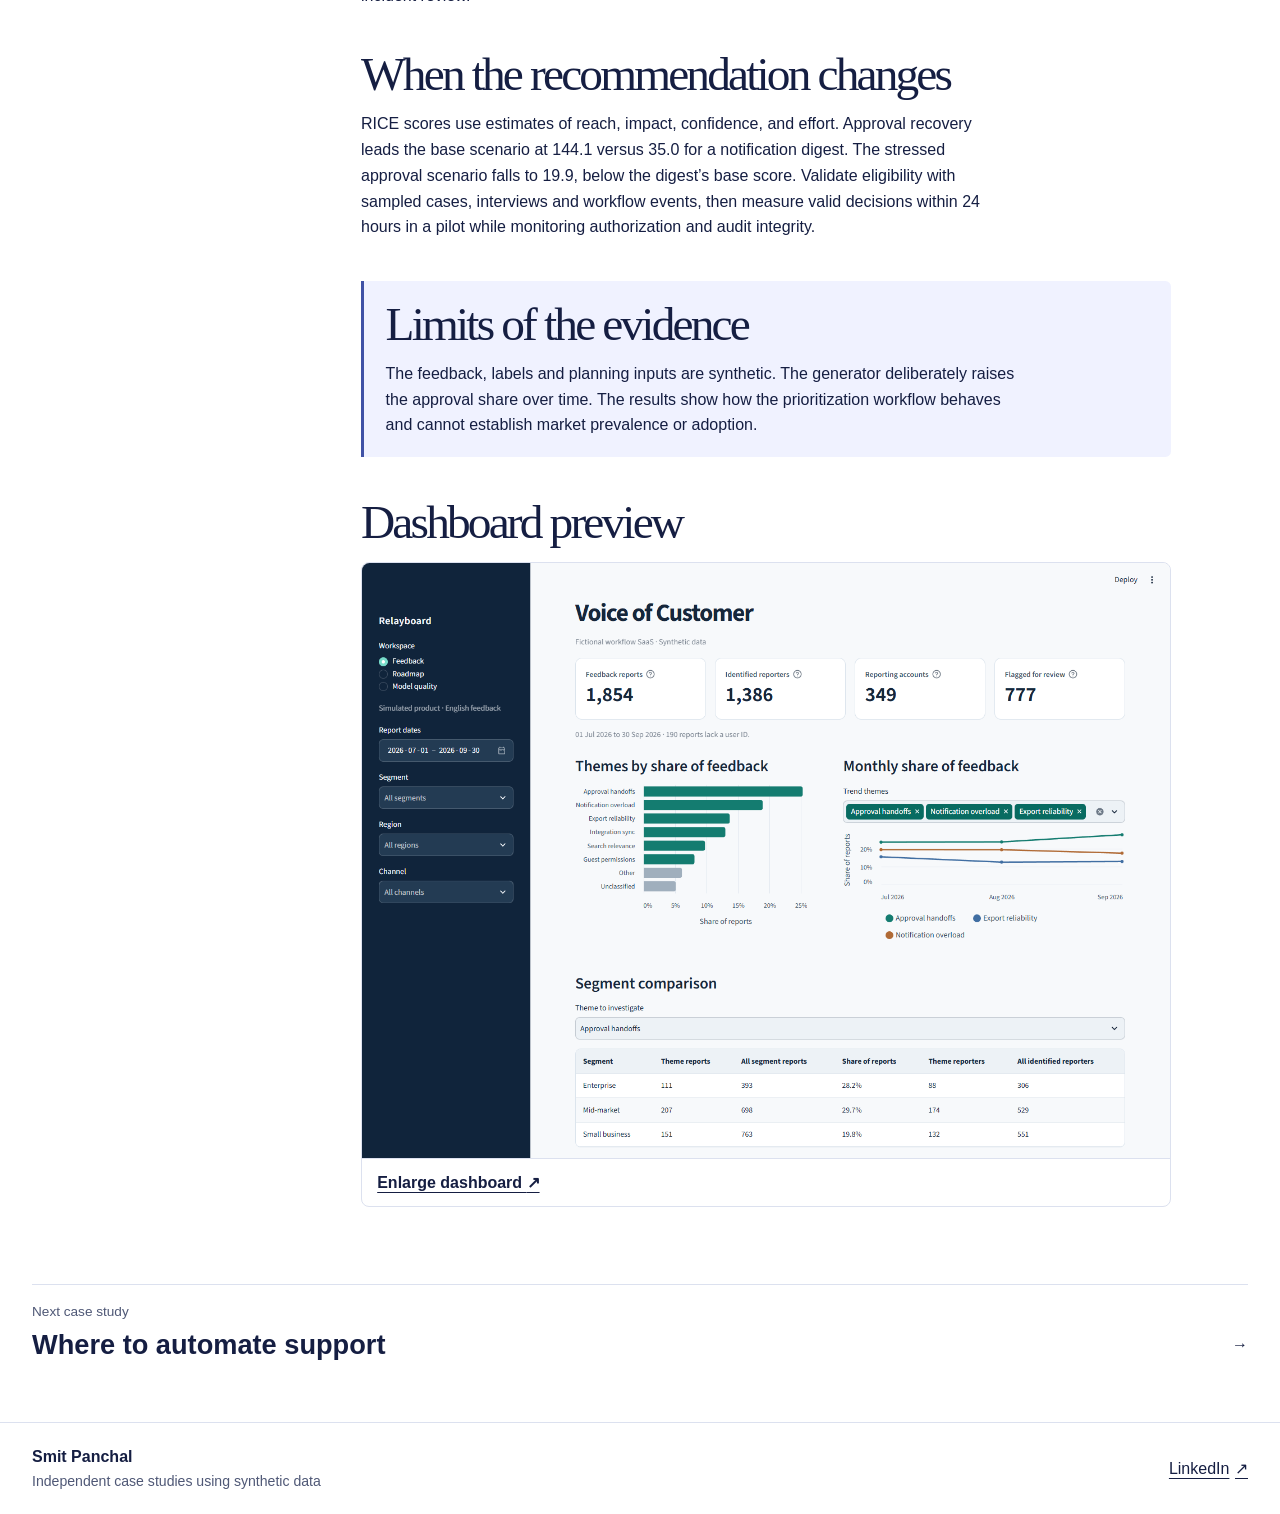
<file: voice-of-customer.html>
<!doctype html>
<html lang="en">
<head>
  <meta charset="utf-8">
  <meta name="viewport" content="width=device-width, initial-scale=1">
  <title>A recovery path for stalled approvals | Smit Panchal</title>
  <meta name="description" content="Turn deduplicated feedback into a product recommendation using a text taxonomy, a model audit, and RICE sensitivity.">
  <meta property="og:title" content="A recovery path for stalled approvals | Smit Panchal">
  <meta property="og:description" content="Turn deduplicated feedback into a product recommendation using a text taxonomy, a model audit, and RICE sensitivity.">
  <meta property="og:type" content="article">
  <meta property="og:site_name" content="Smit Panchal · AI Business Analyst">
  <link rel="canonical" href="https://itssmit1773-code.github.io/portfolio/voice-of-customer.html">
  <meta property="og:url" content="https://itssmit1773-code.github.io/portfolio/voice-of-customer.html">
  <meta property="og:image" content="https://itssmit1773-code.github.io/portfolio/assets/feedback-dashboard.png">
  <meta property="og:image:alt" content="Dashboard screenshot showing synthetic case study data">
  <meta name="twitter:card" content="summary_large_image">
  <meta name="theme-color" content="#172B72">
  <link rel="icon" href="assets/favicon.png" type="image/png">
  <link rel="stylesheet" href="assets/site.css">
  <script src="assets/profile.js" defer></script>
</head>
<body data-page="voice-of-customer">
  <a class="skip" href="#main">Skip to content</a>
  <header class="site-header">
    <div class="wrap header-inner">
      <a class="brand" href="index.html"><span class="brand-mark" aria-hidden="true"></span>Smit Panchal</a>
      <nav aria-label="Main navigation">
        <a href="index.html">Home</a>
        <a href="projects.html" aria-current="location">Projects</a>
        <a href="about.html">About</a>
      </nav>
    </div>
  </header>
  <main id="main" tabindex="-1">

    <section class="case-top dark" data-accent="1">
      <div class="wrap case-hero">
        <a class="crumb" href="projects.html">← All projects</a>
        <p class="eyebrow">Voice of customer · Synthetic case study</p>
        <h1>A recovery path for stalled approvals</h1>
        <p class="intro">Prototype a way for admins to reassign approvals when an approver loses access.</p>
        <dl class="facts"><div><dt>Share of quarterly reports about approvals</dt><dd>25.3%</dd></div><div><dt>Identified users who reported approval issues</dt><dd>394</dd></div><div><dt>Base-case approval recovery score (RICE)</dt><dd>144.1</dd></div></dl>
      </div>
    </section>
    <div class="wrap section case-grid" data-accent="1">
      <aside class="side" aria-label="Case study navigation and evidence">
        <nav class="case-nav" aria-label="In this case study">
          <h2>On this page</h2>
          <ul>
            <li><a href="#decision">The decision</a></li>
            <li><a href="#evidence">From messages to evidence</a></li>
            <li><a href="#label-audit">How the labels were checked</a></li>
            <li><a href="#prioritization">When the recommendation changes</a></li>
            <li><a href="#limits">Limits of the evidence</a></li>
            <li><a href="#dashboard">Dashboard preview</a></li>
          </ul>
        </nav>
        <section class="evidence" aria-labelledby="evidence-files">
          <h2 id="evidence-files">Evidence files</h2>
          <ul>
            <li><a href="assets/feedback-themes.csv" download>Quarterly feedback themes (CSV)</a></li>
            <li><a href="assets/rice-sensitivity.csv" download>RICE sensitivity (CSV)</a></li>
            <li><a href="assets/approval-recovery-prd.md" download>Approval recovery PRD (Markdown)</a></li>
            <li><a href="https://github.com/itssmit1773-code/voice-of-customer">GitHub repository</a></li>
            <li><a href="https://8tludvqky9kh7nc4t3jxtb.streamlit.app/">Open interactive dashboard</a></li>
          </ul>
        </section>
      </aside>
      <article class="case-article">
        <section id="decision">
          <h2>The decision</h2>
          <p>Relayboard’s workflow team can prototype one improvement. Approval handoffs led the decision quarter with 469 of 1,854 canonical reports. The proposal lets an authorized admin reassign a pending request when its approver loses access, while preserving the original request, policy and audit history.</p>
        </section>
        <section id="evidence">
          <h2>From messages to evidence</h2>
          <p>The six-month pipeline consolidates 423 duplicates from 3,933 source events and retains the original evidence trail. Report share counts canonical reports. The reach estimate uses distinct identified reporters and adjusts for assumed eligibility. The quarter contains 190 reports without a known user ID.</p>
          <div class="table-wrap" tabindex="0" role="region" aria-label="Most reported themes in the decision quarter"><table><caption>Most reported themes in the decision quarter</caption><thead><tr><th scope="col">Theme</th><th scope="col">Reports</th><th scope="col">Share</th><th scope="col">Identified reporters</th></tr></thead><tbody><tr><th scope="row">Approval handoffs</th><td>469</td><td>25.3%</td><td>394</td></tr><tr><th scope="row">Notification overload</th><td>351</td><td>18.9%</td><td>292</td></tr><tr><th scope="row">Export issues</th><td>254</td><td>13.7%</td><td>224</td></tr></tbody></table></div>
        </section>
        <section id="label-audit">
          <h2>How the labels were checked</h2>
          <p>An English lexical taxonomy labels topic, sentiment and severity and flags uncertain or sensitive cases. On 24 hand-labeled examples it correctly classified 18 topics and routed two ambiguous examples to review. It abstained on four other topics. A Naive Bayes baseline was evaluated on the same small set. Possible permission exposure goes to incident review.</p>
        </section>
        <section id="prioritization">
          <h2>When the recommendation changes</h2>
          <p>RICE scores use estimates of reach, impact, confidence, and effort. Approval recovery leads the base scenario at 144.1 versus 35.0 for a notification digest. The stressed approval scenario falls to 19.9, below the digest’s base score. Validate eligibility with sampled cases, interviews and workflow events, then measure valid decisions within 24 hours in a pilot while monitoring authorization and audit integrity.</p>
        </section>
        <section id="limits" class="notice">
          <h2>Limits of the evidence</h2>
          <p>The feedback, labels and planning inputs are synthetic. The generator deliberately raises the approval share over time. The results show how the prioritization workflow behaves and cannot establish market prevalence or adoption.</p>
        </section>
        <section id="dashboard">
          <h2>Dashboard preview</h2>
          <figure class="screenshot">
            <a class="dashboard-preview" href="assets/feedback-dashboard.png" data-preview>
              <img src="assets/feedback-dashboard.png" width="1440" height="1060" alt="Relayboard feedback dashboard with report counts, theme shares, and monthly feedback trends." loading="lazy" decoding="async">
              <span>Enlarge dashboard <span aria-hidden="true">↗</span></span>
            </a>
          </figure>
        </section>
      </article>
    </div>
    <nav class="wrap next-project" aria-label="Next case study">
      <a href="support-automation.html"><span>Next case study</span><strong>Where to automate support</strong><span class="link-arrow" aria-hidden="true">→</span></a>
    </nav>
    <dialog class="preview-dialog" aria-labelledby="preview-title">
      <div class="dialog-bar">
        <h2 id="preview-title">Dashboard preview</h2>
        <a class="full-image">Open image file</a>
        <form method="dialog"><button type="submit" autofocus>Close <span aria-hidden="true">×</span></button></form>
      </div>
      <div class="dialog-image"></div>
    </dialog>
  </main>
  <footer class="site-footer">
    <div class="wrap foot-inner">
      <p><strong>Smit Panchal</strong><span>Independent case studies using synthetic data</span></p>
      <a href="https://www.linkedin.com/in/smitpanchal17">LinkedIn <span aria-hidden="true">↗</span></a>
    </div>
  </footer>
</body>
</html>
</file>
<file: assets/site.css>
:root {
  color-scheme: light;
  --paper: #ffffff;
  --white: #ffffff;
  --ink: #151e42;
  --muted: #4f5876;
  --line: #dce1ef;
  --blue: #172b72;
  --blue-light: #e0e8ff;
  --lime: #d4fb45;
  --accent: #253d8e;
  --wash: #edf1ff;
  --display: "Instrument Serif", Georgia, serif;
  --body: "Instrument Sans", "Segoe UI", sans-serif;
  font-family: var(--body);
}
* { box-sizing: border-box; }
body { margin: 0; background: var(--paper); color: var(--ink); font-size: 1rem; line-height: 1.62; }
[hidden] { display: none !important; }
a { color: inherit; text-underline-offset: .23em; }
a:hover { text-decoration-thickness: 2px; }
:focus-visible { outline: 3px solid var(--blue); outline-offset: 4px; }
.dark :focus-visible, .site-header :focus-visible { outline-color: var(--lime); }
img { display: block; max-width: 100%; height: auto; }
.wrap { width: min(1220px, calc(100% - 4rem)); margin-inline: auto; }
.skip { position: fixed; inset: .5rem auto auto .5rem; transform: translateY(-150%); z-index: 4; background: var(--lime); color: var(--ink); padding: .65rem 1rem; }
.skip:focus { transform: none; }
.site-header, .dark { color: var(--white); background: var(--blue); }
.site-header { border-bottom: 1px solid #5267a8; }
.header-inner, .foot-inner { display: flex; align-items: center; justify-content: space-between; gap: .35rem 1.75rem; flex-wrap: wrap; }
.header-inner { min-height: 76px; padding-block: .45rem; }
.brand { display: inline-flex; gap: .65rem; align-items: center; font-weight: 700; text-decoration: none; font-size: 1.05rem; min-height: 44px; }
.brand-mark { width: 18px; height: 18px; background: var(--lime); border-radius: 2px 8px 2px 8px; transform: rotate(-13deg); }
.site-header nav { display: flex; gap: .2rem 1.55rem; }
.site-header nav a { display: grid; place-items: center; min-height: 44px; text-decoration: none; border-bottom: 2px solid transparent; color: var(--blue-light); font-size: .92rem; }
.site-header nav a:hover, .site-header nav [aria-current] { color: var(--lime); border-color: var(--lime); }
h1, h2, h3, p { margin: 0 0 1rem; }
h1, h2, h3 { text-wrap: balance; }
h1, h2 { font-family: var(--display); font-weight: 400; letter-spacing: -.06em; line-height: 1.02; }
h1 { font-size: clamp(3.45rem, 7.8vw, 7rem); }
h2 { font-size: clamp(2.15rem, 4.7vw, 3.65rem); }
h3 { font-size: clamp(1.37rem, 2.15vw, 1.75rem); letter-spacing: -.045em; line-height: 1.16; }
.eyebrow { color: var(--accent); font-weight: 750; font-size: .76rem; text-transform: uppercase; letter-spacing: .12em; margin-bottom: .9rem; }
.dark .eyebrow { color: var(--lime); }
.intro { font-size: clamp(1.07rem, 2.1vw, 1.27rem); max-width: 48ch; color: var(--muted); }
.dark .intro { color: var(--blue-light); }
.hero-grid { display: grid; grid-template-columns: minmax(0, 1fr) minmax(0, 1fr); align-items: center; gap: 1rem 2rem; padding-block: clamp(2.65rem, 4.5vw, 4.75rem); }
.home-hero { position: relative; isolation: isolate; border-bottom: 1px solid var(--line); }
.home-hero::before {
  position: absolute; inset: 0; z-index: -1; content: "";
  background: var(--blue);
  clip-path: polygon(57% 0, 100% 0, 100% 100%, 47% 100%);
}
.hero-copy { padding-right: clamp(0rem, 2vw, 2rem); }
.hero-copy h1 {
  margin-bottom: 1.25rem; font-family: var(--body); font-weight: 750;
  font-size: clamp(3rem, 5.45vw, 5.5rem); letter-spacing: -.065em;
}
.hero-copy .intro { max-width: 40ch; }
.actions { display: flex; align-items: center; gap: .5rem 1.5rem; flex-wrap: wrap; margin-top: 1.55rem; }
.actions a { min-height: 44px; display: inline-flex; align-items: center; gap: .65rem; font-weight: 700; }
.button { display: inline-flex; gap: 1.25rem; justify-content: space-between; padding: .65rem 1.05rem; border: 1px solid var(--blue); border-radius: .36rem; background: var(--lime); color: var(--blue); text-decoration: none; }
.button:hover { background: #e6ff86; }
.link-arrow { display: inline-block; transition: transform .2s ease; }
a:hover .link-arrow, a:focus-visible .link-arrow { transform: translateX(.24rem); }

.hero-art { height: clamp(315px, 36vw, 450px); display: grid; place-items: center; position: relative; isolation: isolate; overflow: hidden; }
.art-grid { position: absolute; inset: 4%; background-image: radial-gradient(#9badf0 1px, transparent 1px); background-size: 19px 19px; opacity: .55; mask-image: radial-gradient(ellipse, #000 34%, transparent 73%); }
.scene { position: relative; width: 310px; height: 224px; perspective: 850px; display: grid; place-items: center; }
.chart-plane { position: relative; width: 295px; height: 162px; transform-style: preserve-3d; transform: rotateX(57deg) rotateZ(-33deg); transition: transform .55s cubic-bezier(.2,.65,.3,1); background: repeating-linear-gradient(0deg, transparent 0 26px, #6276b7 26px 27px), repeating-linear-gradient(90deg, #263c87 0 26px, #6276b7 26px 27px); border: 1px solid #8196dd; box-shadow: 12px 28px 0 #0c1b50, 14px 32px 50px #0c1b50; }
.cube { --depth: 49px; width: 46px; height: var(--depth); position: absolute; bottom: 50px; transform-style: preserve-3d; }
.cube i, .cube b, .cube em { position: absolute; display: block; backface-visibility: visible; }
.cube i { inset: auto 0 0; height: var(--height); background: var(--front); transform: rotateX(-90deg); transform-origin: bottom; }
.cube b { inset: 0 0 0 auto; width: var(--height); background: var(--edge); transform: rotateY(90deg); transform-origin: right; }
.cube em { inset: 0; background: var(--top); transform: translateZ(var(--height)); border: 1px solid #ffffff4f; }
.cube-one { left: 26px; --height: 49px; --front: #5776d2; --edge: #3f58ad; --top: #91a9f2; }
.cube-two { left: 91px; --height: 82px; --front: #7795e8; --edge: #4b69c4; --top: #adc0ff; }
.cube-three { left: 156px; --height: 116px; --front: #9fb6f0; --edge: #667fc9; --top: #e0e8ff; }
.cube-four { left: 221px; --height: 149px; --front: #b5db31; --edge: #86a924; --top: var(--lime); }
@media (hover: hover) and (pointer: fine) {
  .hero-art:hover .chart-plane { transform: rotateX(52deg) rotateZ(-29deg); }
}
.section { padding-block: clamp(2.8rem, 6vw, 5.2rem); }
.section-title { display: flex; align-items: baseline; justify-content: space-between; flex-wrap: wrap; gap: .2rem 1.5rem; margin-bottom: 1.3rem; }
.section-title p { color: var(--muted); }
.work-list { display: grid; grid-template-columns: repeat(3, minmax(0, 1fr)); gap: 1.05rem; }
[data-accent="1"] { --accent: #4052a6; --wash: #f0f2ff; }
[data-accent="2"] { --accent: #304d77; --wash: #edf4fc; }
.work-card { display: flex; flex-direction: column; position: relative; background: var(--white); border: 1px solid var(--line); border-radius: .72rem; transition: border-color .24s ease, box-shadow .24s ease; }
.work-card:hover, .work-card:focus-within { border-color: var(--accent); box-shadow: 0 13px 28px #172b7217; }
.work-card h3 a, .project-row h2 a { text-decoration: none; }
.work-card h3 a::after, .project-row h2 a::after { position: absolute; inset: 0; content: ""; border-radius: inherit; }
.work-card h3 a:hover, .project-row h2 a:hover { text-decoration: underline; text-decoration-thickness: .05em; }
.work-copy { padding: 1.35rem 3rem 1.15rem 1.3rem; }
.work-copy p:not(.eyebrow), .project-result p:last-child { color: var(--muted); }
.card-arrow { position: absolute; display: grid; place-items: center; border: 1px solid var(--line); background: var(--white); color: var(--ink); border-radius: 100%; width: 2.15rem; height: 2.15rem; inset: auto .75rem .8rem auto; transition: background .24s ease, color .24s ease, transform .24s ease; }
.work-card:hover .card-arrow, .work-card:focus-within .card-arrow, .project-row:hover .card-arrow, .project-row:focus-within .card-arrow { background: var(--accent); color: white; transform: translate(2px, -2px); }
.mini-chart { min-height: 236px; display: flex; flex-direction: column; background: var(--wash); margin: 0; padding: 1.2rem; border-radius: .65rem .65rem 0 0; }
.mini-chart figcaption { font-weight: 750; margin-bottom: .52rem; }
.bar-list { padding: 0; margin: 0; list-style: none; display: grid; gap: .37rem; font-size: .82rem; }
.bar-label { display: flex; justify-content: space-between; gap: .5rem; }
.bar-label strong, td { font-variant-numeric: tabular-nums; }
.track { display: block; background: #172b7220; height: .29rem; border-radius: 1rem; margin-top: .17rem; }
.fill { display: block; background: var(--accent); height: 100%; border-radius: inherit; }
[data-amount="100.00"] { width: 100.00%; }
[data-amount="78.16"] { width: 78.16%; }
[data-amount="44.45"] { width: 44.45%; }
[data-amount="31.62"] { width: 31.62%; }
[data-amount="25.30"] { width: 25.30%; }
[data-amount="18.93"] { width: 18.93%; }
[data-amount="13.70"] { width: 13.70%; }
[data-amount="0.57"] { width: 0.57%; }
[data-amount="0.00"] { width: 0.00%; }
[data-amount="44.10"] { width: 44.10%; }
.mini-chart .quiet { color: var(--muted); font-size: .78rem; margin: auto 0 0; padding-top: .62rem; }
.project-list { border-top: 1px solid var(--line); margin-top: 2.4rem; }
.project-row { display: grid; grid-template-columns: 1fr .9fr; gap: 1rem 2rem; position: relative; border-bottom: 1px solid var(--line); padding: 1.5rem 3.3rem 1.5rem 1rem; transition: background .24s ease; }
.project-row:hover, .project-row:focus-within { background: var(--wash); }
.project-row h2 { font-size: clamp(2rem, 4.2vw, 3.25rem); margin-bottom: .65rem; }
.project-row .card-arrow { inset: 1.5rem .6rem auto auto; }
.project-row .method { font-size: .88rem; color: var(--muted); }
.project-row p:last-child { margin-bottom: 0; }

.case-top { background: radial-gradient(ellipse at 88% 22%, #233c8e, var(--blue) 65%); }
.case-hero { padding-block: clamp(2rem, 5vw, 4.5rem); }
.case-hero h1 { max-width: 20ch; font-size: clamp(3rem, 6.8vw, 6rem); }
.crumb { display: inline-flex; align-items: center; min-height: 44px; margin-bottom: 1rem; color: var(--blue-light); }
.facts { display: grid; grid-template-columns: repeat(3, minmax(0, 1fr)); gap: .55rem 1rem; margin: 2rem 0 0; max-width: 1000px; }
.facts div { display: flex; flex-direction: column-reverse; justify-content: flex-end; border-top: 1px solid #6d80bc; padding-block: .75rem .15rem; }
.facts dt { font-size: .9rem; color: var(--blue-light); }
.facts dd { margin: 0 0 .35rem; color: var(--lime); font-size: clamp(1.55rem, 3.4vw, 2.9rem); letter-spacing: -.06em; font-weight: 650; line-height: 1.12; }
.case-grid { display: grid; grid-template-columns: minmax(0, 265px) minmax(0, 1fr); gap: 2rem clamp(2rem, 5vw, 5rem); align-items: start; }
.case-article { max-width: 810px; }
.case-article > section { scroll-margin-top: 1.25rem; }
.case-article > section + section { margin-top: 2.55rem; }
.case-article p { max-width: 71ch; }
.case-article h2 { font-size: clamp(2rem, 3.7vw, 3.1rem); margin-bottom: .8rem; }
.side { border: 1px solid var(--line); border-radius: .62rem; background: var(--white); }
.side nav, .side section { padding: .9rem 1.1rem; }
.side h2 { font: 700 1rem/1.25 var(--body); letter-spacing: 0; margin-bottom: .4rem; }
.side ul { padding: 0; margin: 0; list-style: none; }
.side a { display: inline-flex; align-items: center; min-height: 30px; font-size: .9rem; }
.case-nav a { text-decoration: none; }
.case-nav a:hover { text-decoration: underline; }
.evidence { background: var(--wash); border-radius: 0 0 .58rem .58rem; }
.notice { padding: 1.15rem 1.35rem; background: var(--wash); border-left: 3px solid var(--accent); border-radius: 0 .35rem .35rem 0; }
.notice p:last-child { margin-bottom: 0; }
.table-wrap { overflow: auto; border: 1px solid var(--line); border-radius: .45rem; margin-block: 1rem; }
table { border-collapse: collapse; width: 100%; background: var(--white); font-size: .91rem; }
caption { padding: .75rem; font-weight: 750; text-align: left; background: var(--wash); }
td, th { padding: .65rem .75rem; border-top: 1px solid var(--line); text-align: left; vertical-align: top; }
.screenshot { margin: 1rem 0 0; }
.dashboard-preview { display: block; border: 1px solid var(--line); border-radius: .5rem; background: var(--white); color: var(--ink); }
.dashboard-preview img { border-radius: .47rem .47rem 0 0; width: 100%; }
.dashboard-preview > span { display: block; padding: .68rem .95rem; font-weight: 700; border-top: 1px solid var(--line); }
.preview-dialog { color: var(--ink); width: min(95vw, 1400px); max-height: 94vh; padding: 0; background: var(--white); border: 1px solid var(--line); border-radius: .65rem; overflow: hidden; }
.preview-dialog[open] { display: flex; flex-direction: column; }
.preview-dialog::backdrop { background: #101d49dc; }
.dialog-bar { display: flex; gap: .35rem 1rem; flex-wrap: wrap; align-items: center; padding: .55rem 1rem; border-bottom: 1px solid var(--line); }
.dialog-bar h2 { font: 700 1rem/1.2 var(--body); letter-spacing: 0; margin: 0 auto 0 0; }
.dialog-bar button { border: 1px solid var(--line); border-radius: .3rem; padding: .35rem .7rem; min-height: 44px; background: var(--paper); color: inherit; cursor: pointer; font: 650 .92rem var(--body); }
.dialog-image { overflow: auto; }
.dialog-image img { margin-inline: auto; }
.next-project { border-top: 1px solid var(--line); margin-bottom: 2.4rem; }
.next-project a { display: grid; grid-template-columns: 1fr auto; align-items: center; padding: 1rem 0; text-decoration: none; }
.next-project a span:first-child { grid-column: 1 / -1; color: var(--muted); font-size: .85rem; }
.next-project strong { font-size: clamp(1.25rem, 3vw, 1.7rem); }
.next-project a:hover strong { text-decoration: underline; }
.about-grid { display: grid; grid-template-columns: 1fr .73fr; align-items: start; gap: 2rem clamp(2rem, 7vw, 6rem); }
.about-copy > p { max-width: 56ch; }
.about-methods { padding: clamp(1.25rem, 3vw, 2.2rem); border: 1px solid var(--line); border-radius: .65rem; background: var(--wash); }
.about-methods h2 { font-size: clamp(1.9rem, 3.2vw, 2.8rem); }
.about-methods dl { margin-bottom: 0; }
.about-methods dt { font-weight: 750; }
.about-methods dd { margin: .18rem 0 0; color: var(--muted); }
.about-methods dl div { border-top: 1px solid var(--line); padding-block: .7rem; }
.site-footer { border-top: 1px solid var(--line); }
.foot-inner { padding-block: 1.35rem; }
.foot-inner p { margin: 0; }
.foot-inner p span { display: block; color: var(--muted); font-size: .88rem; }
.foot-inner a { display: inline-flex; min-height: 44px; align-items: center; gap: .35rem; }
@media (prefers-reduced-motion: no-preference) {
  .reveal { animation: reveal .48s ease-out both; }
  @keyframes reveal {
    from { opacity: .72; transform: translateY(8px); }
    to { opacity: 1; transform: translateY(0); }
  }
  .reveal:focus-within { animation: none; }
}
@media (prefers-reduced-motion: reduce) {
  *, *::before, *::after { animation: none !important; transition: none !important; }
  .hero-art:hover .chart-plane { transform: rotateX(57deg) rotateZ(-33deg); }
  a:hover .link-arrow, a:focus-visible .link-arrow, .work-card:hover .card-arrow, .work-card:focus-within .card-arrow, .project-row:hover .card-arrow, .project-row:focus-within .card-arrow { transform: none; }
}
@media (min-width: 970px) and (min-height: 780px) {
  .side { position: sticky; top: 1.25rem; }
}
@media (max-width: 920px) {
  .work-list { grid-template-columns: 1fr; }
  .work-card { display: grid; grid-template-columns: minmax(0, .9fr) minmax(0, 1fr); }
  .mini-chart { min-height: auto; border-radius: .65rem 0 0 .65rem; }
}
@media (max-width: 720px) {
  .wrap { width: calc(100% - 2.4rem); }
  .hero-grid, .case-grid, .about-grid { grid-template-columns: 1fr; }
  .hero-grid { gap: 1.8rem; padding-block: 2.8rem 0; }
  .home-hero::before { display: none; }
  .hero-copy { padding-right: 0; }
  .hero-art { height: 260px; margin-inline: -1.2rem; background: var(--blue); clip-path: polygon(0 9%, 100% 0, 100% 100%, 0 100%); }
  .scene { scale: .76; translate: 0 11px; }
  .side { display: grid; grid-template-columns: 1fr 1fr; }
  .side a { min-height: 34px; }
  .evidence { border-radius: 0 .58rem .58rem 0; }
  .project-row { grid-template-columns: 1fr; gap: .7rem; padding-left: 0; }
}
@media (max-width: 490px) {
  .header-inner { gap: 0 1rem; min-height: 58px; }
  .site-header nav { gap: .75rem; }
  .brand { gap: .4rem; font-size: .95rem; }
  .brand-mark { width: 13px; height: 13px; }
  .site-header nav a { font-size: .85rem; }
  .work-card { display: flex; }
  .work-copy { order: -1; }
  .work-card .card-arrow { inset: 1rem .75rem auto auto; }
  .mini-chart { border-radius: 0 0 .65rem .65rem; }
  .facts { grid-template-columns: 1fr; margin-top: 1.4rem; }
  .facts div { flex-direction: row-reverse; justify-content: flex-end; gap: .6rem; align-items: baseline; }
  .facts dd { flex: 0 0 auto; }
  .side { grid-template-columns: 1fr; }
  .evidence { border-radius: 0 0 .58rem .58rem; }
  th, td { padding: .48rem .42rem; font-size: .82rem; }
  .hero-art { height: 235px; }
  .scene { scale: .69; translate: 0 14px; }
  .about-grid { padding-top: 2.4rem; }
}
</file>
